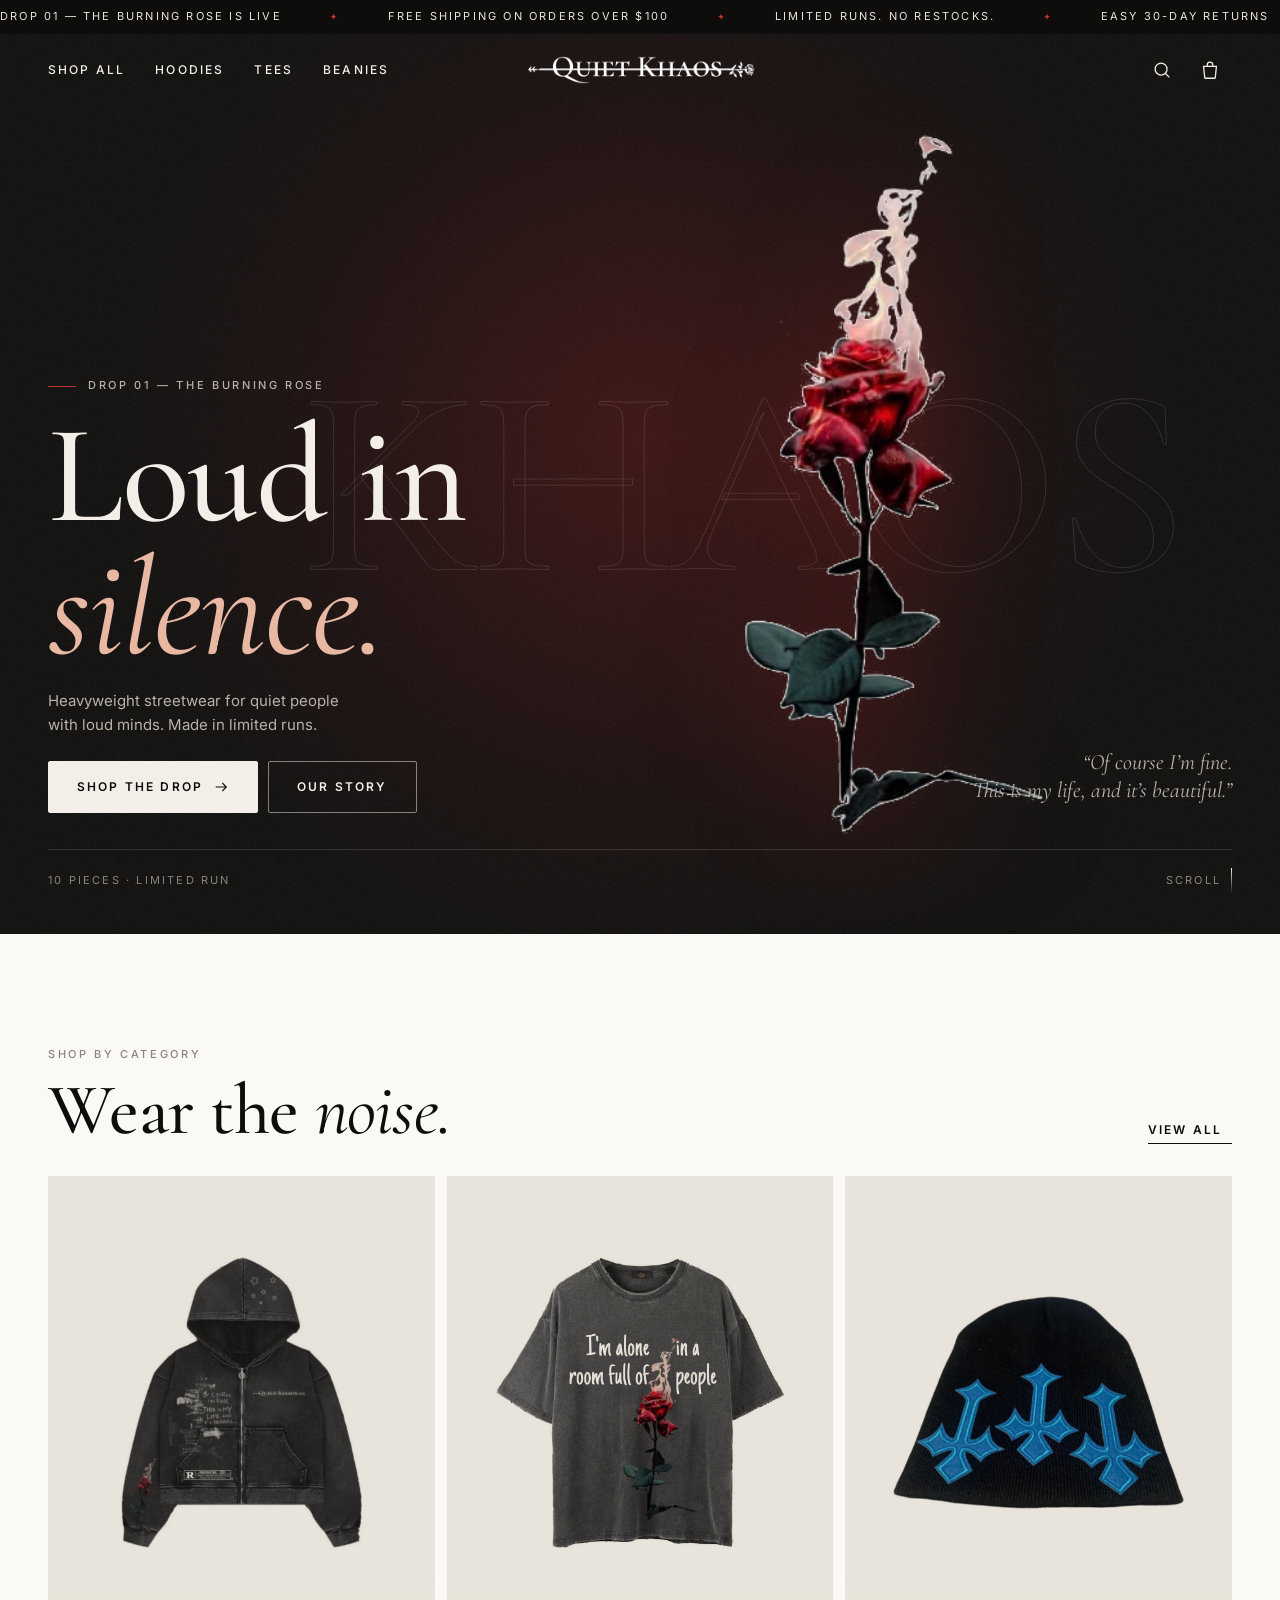
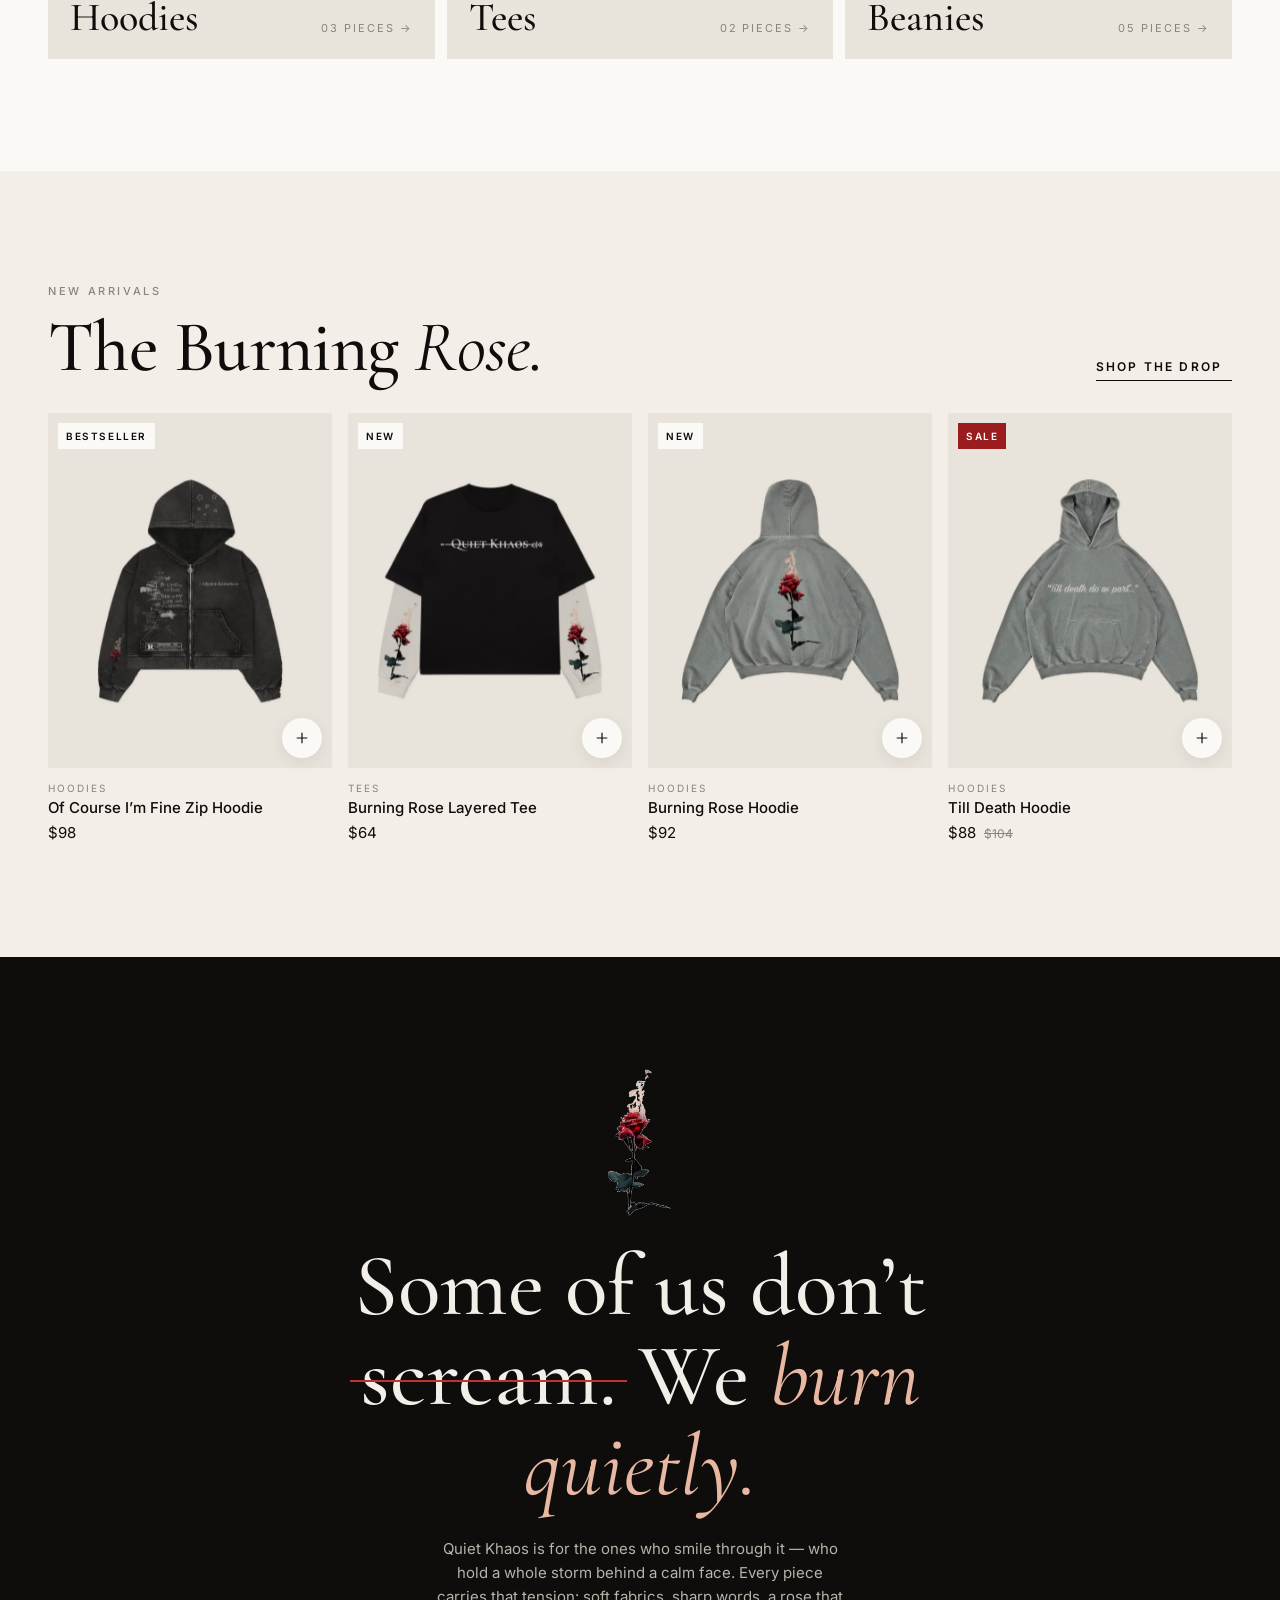
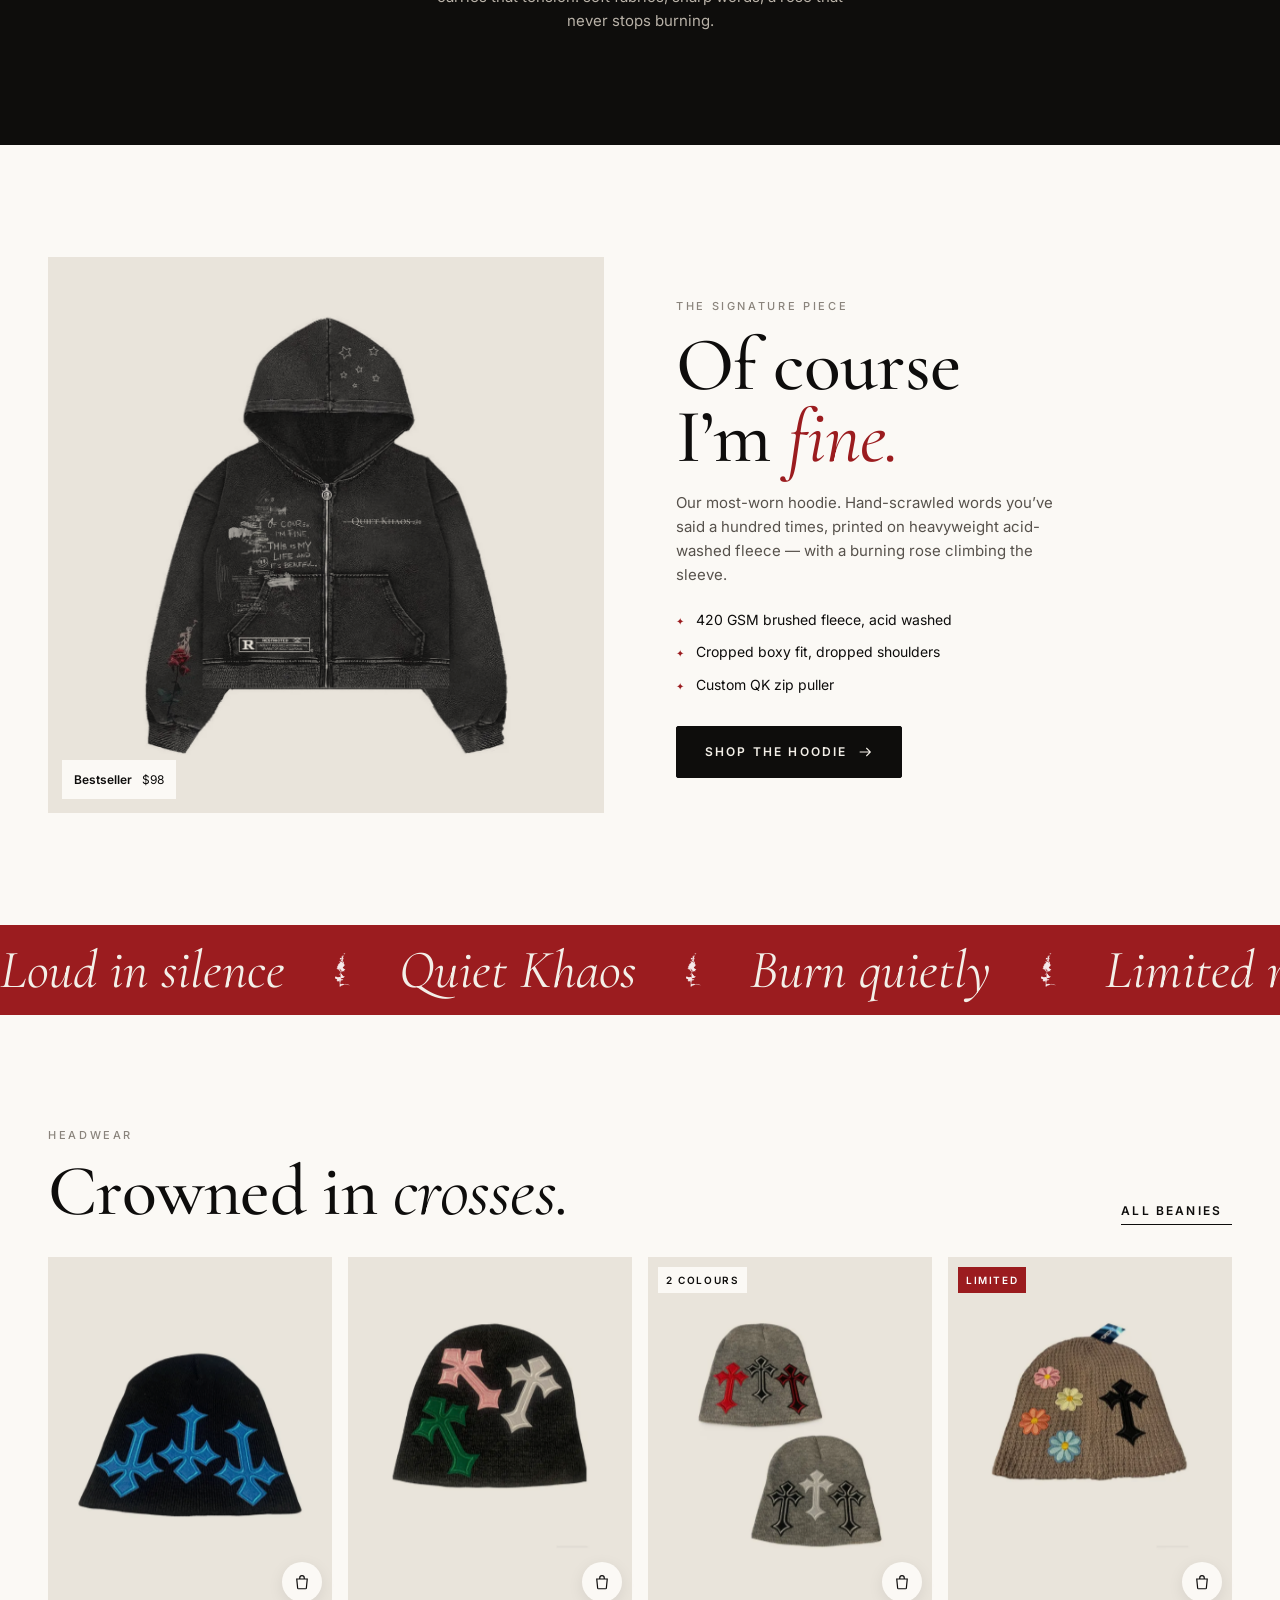
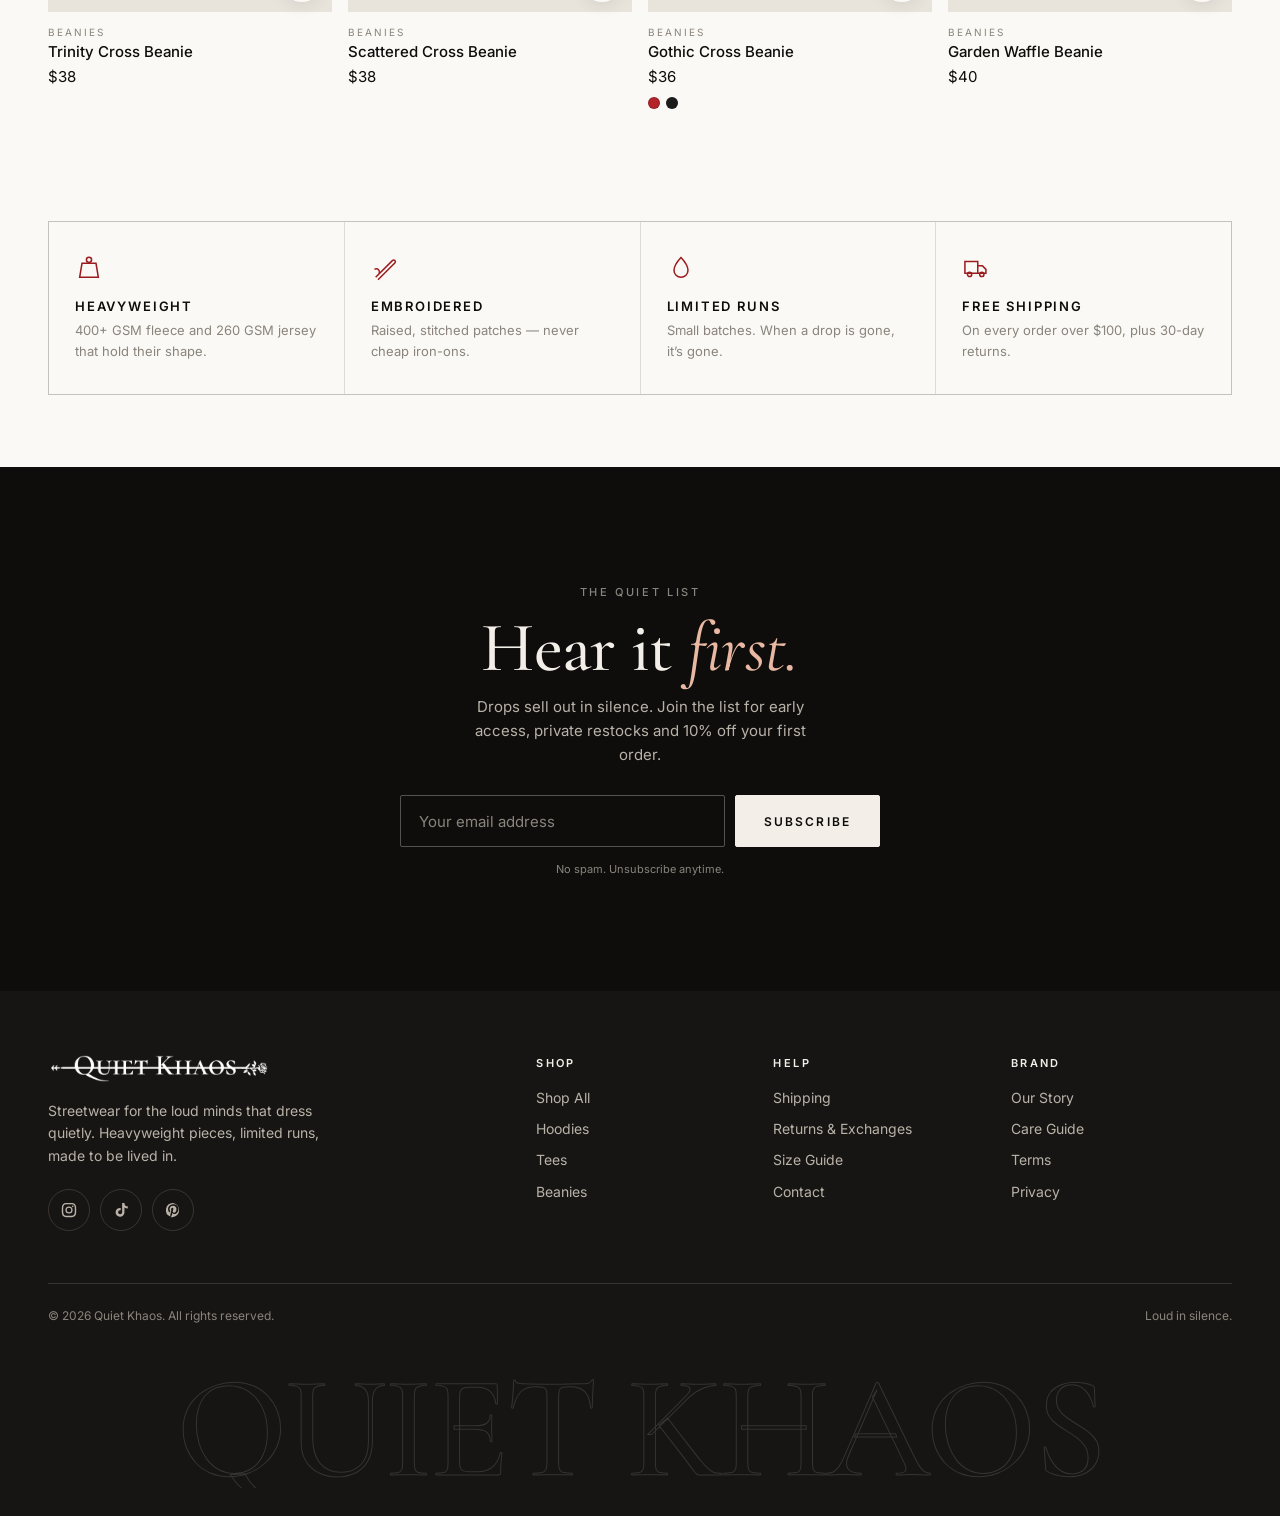
<file: index.html>
<!doctype html>
<html lang="en">
<head>
<meta charset="utf-8">
<meta name="viewport" content="width=device-width, initial-scale=1, viewport-fit=cover">
<title>Quiet Khaos — Loud in Silence</title>
<meta name="description" content="Quiet Khaos — heavyweight gothic streetwear. Hoodies, tees and embroidered beanies in limited runs. Drop 01: The Burning Rose.">
<meta name="theme-color" content="#0e0d0c">
<meta property="og:title" content="Quiet Khaos — Loud in Silence">
<meta property="og:description" content="Quiet Khaos — heavyweight gothic streetwear. Hoodies, tees and embroidered beanies in limited runs. Drop 01: The Burning Rose.">
<meta property="og:image" content="assets/img/og-image.webp">
<link rel="icon" href="assets/img/favicon.png" type="image/png">
<link rel="apple-touch-icon" href="assets/img/apple-touch-icon.png">
<link rel="preconnect" href="https://fonts.googleapis.com">
<link rel="preconnect" href="https://fonts.gstatic.com" crossorigin>
<link href="https://fonts.googleapis.com/css2?family=Cormorant+Garamond:ital,wght@0,400;0,500;0,600;1,400;1,500&family=Inter:wght@400;500;600;700&display=swap" rel="stylesheet">
<link rel="stylesheet" href="assets/css/style.css">
</head>
<body data-page="home" class="has-announce">
<a class="skip-link" href="#main">Skip to content</a>
<div class="announce" role="region" aria-label="Announcements">
  <div class="announce__track">
    <span>Drop 01 — The Burning Rose is live</span><span>Free shipping on orders over $100</span><span>Limited runs. No restocks.</span><span>Easy 30-day returns</span><span>Drop 01 — The Burning Rose is live</span><span>Free shipping on orders over $100</span><span>Limited runs. No restocks.</span><span>Easy 30-day returns</span>
  </div>
</div>
<header class="header header--over">
  <div class="wrap header__inner">
    <div class="header__left">
      <button class="icon-btn header__menu-btn" type="button" data-open-menu aria-label="Open menu"><svg viewBox="0 0 24 24" aria-hidden="true"><path d="M3 7h18M3 12h12M3 17h18"/></svg></button>
      <nav class="header__nav" aria-label="Primary">
        <a href="collection.html">Shop All</a>
        <a href="collection.html?c=hoodies">Hoodies</a>
        <a href="collection.html?c=tees">Tees</a>
        <a href="collection.html?c=beanies">Beanies</a>
      </nav>
    </div>
    <a class="header__logo" href="index.html" aria-label="Quiet Khaos — home">
      <img class="logo-black" src="assets/img/logo-black.webp" alt="Quiet Khaos" width="1152" height="140">
      <img class="logo-white" src="assets/img/logo-white.webp" alt="" width="1152" height="140">
    </a>
    <div class="header__right">
      <a class="icon-btn" href="collection.html" aria-label="Search the collection"><svg viewBox="0 0 24 24" aria-hidden="true"><circle cx="11" cy="11" r="6.5"/><path d="m20 20-4.2-4.2"/></svg></a>
      <button class="icon-btn" type="button" data-open-cart aria-label="Open bag"><svg viewBox="0 0 24 24" aria-hidden="true"><path d="M5 8h14l-1.2 12.2a1 1 0 0 1-1 .8H7.2a1 1 0 0 1-1-.8L5 8Z"/><path d="M9 8V6.5a3 3 0 0 1 6 0V8"/></svg><span class="cart-count" aria-live="polite">0</span></button>
    </div>
  </div>
</header>

<div class="drawer-backdrop" aria-hidden="true"></div>

<aside class="menu" aria-label="Menu" aria-hidden="true">
  <div class="menu__top">
    <img src="assets/img/logo-white.webp" alt="Quiet Khaos" width="1152" height="140">
    <button class="icon-btn" type="button" data-close aria-label="Close menu"><svg viewBox="0 0 24 24" aria-hidden="true"><path d="M6 6l12 12M18 6 6 18"/></svg></button>
  </div>
  <nav class="menu__links" aria-label="Mobile">
    <a href="collection.html">Shop All <small>10</small></a>
    <a href="collection.html?c=hoodies">Hoodies <small>03</small></a>
    <a href="collection.html?c=tees">Tees <small>02</small></a>
    <a href="collection.html?c=beanies">Beanies <small>05</small></a>
    <a href="index.html#story">Our Story <small>—</small></a>
  </nav>
  <a class="menu__feature" href="product.html?p=burning-rose-hoodie">
    <img src="assets/img/hoodie-burning-rose-ash-sm.webp" alt="" width="560" height="560" loading="lazy">
    <div><span class="eyebrow">New in</span><p>Burning Rose Hoodie</p></div>
  </a>
  <div class="menu__social"><a href="#">Instagram</a><a href="#">TikTok</a><a href="#">Pinterest</a></div>
</aside>

<aside class="cart" aria-label="Shopping bag" aria-hidden="true">
  <div class="cart__head">
    <h2>Your Bag <span>(0)</span></h2>
    <button class="icon-btn" type="button" data-close aria-label="Close bag"><svg viewBox="0 0 24 24" aria-hidden="true"><path d="M6 6l12 12M18 6 6 18"/></svg></button>
  </div>
  <div class="cart__ship" hidden></div>
  <div class="cart__body"></div>
  <div class="cart__foot" hidden>
    <div class="cart__row"><span>Subtotal</span><strong class="cart__total">$0</strong></div>
    <p class="cart__note">Taxes and shipping calculated at checkout.</p>
    <a class="btn btn--block" href="checkout.html"><svg viewBox="0 0 24 24" aria-hidden="true"><rect x="4.5" y="10.5" width="15" height="10" rx="1"/><path d="M8 10.5V7.5a4 4 0 0 1 8 0v3"/></svg> Checkout</a>
    <button class="btn btn--ghost btn--block" type="button" data-close>Keep shopping</button>
  </div>
</aside>

<div class="toast" role="status" aria-live="polite"></div>
<main id="main">

<section class="hero" aria-label="Quiet Khaos — Drop 01">
  <div class="hero__glow" aria-hidden="true"></div>
  <div class="hero__grain" aria-hidden="true"></div>
  <div class="hero__inner">
    <div class="hero__art" aria-hidden="true">
      <div class="hero__word">Khaos</div>
      <img class="hero__rose" src="assets/img/rose.webp" alt="" width="236" height="544" fetchpriority="high">
    </div>
    <div class="intro">
      <p class="eyebrow hero__kicker">Drop 01 — The Burning Rose</p>
      <h1 class="display hero__title">Loud in <em>silence.</em></h1>
      <p class="hero__sub">Heavyweight streetwear for quiet people with loud minds. Made in limited runs.</p>
      <div class="hero__ctas">
        <a class="btn btn--light" href="collection.html">Shop the drop <svg viewBox="0 0 24 24" aria-hidden="true" fill="none" stroke="currentColor" stroke-width="1.6"><path d="M4 12h16M14 6l6 6-6 6"/></svg></a>
        <a class="btn btn--ghost-light" href="#story">Our story</a>
      </div>
    </div>
    <p class="hero__side">“Of course I’m fine.<br>This is my life, and it’s beautiful.”</p>
    <div class="hero__foot">
      <span>10 pieces · Limited run</span>
      <a href="#categories" class="hero__scroll">Scroll <i aria-hidden="true"></i></a>
    </div>
  </div>
</section>

<section class="section" id="categories" aria-labelledby="cat-title">
  <div class="wrap">
    <div class="section-head reveal">
      <div><span class="eyebrow">Shop by category</span><h2 id="cat-title" class="display">Wear the <em>noise.</em></h2></div>
      <a class="link-arrow" href="collection.html">View all <svg viewBox="0 0 24 24" aria-hidden="true" fill="none" stroke="currentColor" stroke-width="1.6"><path d="M4 12h16M14 6l6 6-6 6"/></svg></a>
    </div>
    <div class="cats">
      <a class="cat reveal" href="collection.html?c=hoodies">
        <img src="assets/img/zip-hoodie-of-course-im-fine.webp" alt="Washed black cropped zip hoodie" width="1000" height="1000" loading="lazy">
        <div class="cat__label"><h3>Hoodies</h3><span>03 pieces →</span></div>
      </a>
      <a class="cat reveal reveal-d1" href="collection.html?c=tees">
        <img src="assets/img/tee-alone-in-a-room.webp" alt="Washed charcoal oversized tee" width="1000" height="1000" loading="lazy">
        <div class="cat__label"><h3>Tees</h3><span>02 pieces →</span></div>
      </a>
      <a class="cat reveal reveal-d2" href="collection.html?c=beanies">
        <img src="assets/img/beanie-trinity-cross-cobalt.webp" alt="Black beanie with three cobalt crosses" width="1000" height="1000" loading="lazy">
        <div class="cat__label"><h3>Beanies</h3><span>05 pieces →</span></div>
      </a>
    </div>
  </div>
</section>

<section class="section section--bone" aria-labelledby="new-title">
  <div class="wrap">
    <div class="section-head reveal">
      <div><span class="eyebrow">New arrivals</span><h2 id="new-title" class="display">The Burning <em>Rose.</em></h2></div>
      <a class="link-arrow" href="collection.html">Shop the drop <svg viewBox="0 0 24 24" aria-hidden="true" fill="none" stroke="currentColor" stroke-width="1.6"><path d="M4 12h16M14 6l6 6-6 6"/></svg></a>
    </div>
    <div class="rail" data-rail="new"></div>
  </div>
</section>

<section class="section section--dark manifesto" id="story" aria-labelledby="story-title">
  <div class="wrap">
    <img class="manifesto__rose reveal" src="assets/img/rose.webp" alt="" width="236" height="544" loading="lazy">
    <h2 id="story-title" class="sr-only">Our story</h2>
    <blockquote class="reveal">Some of us don’t <span class="strike">scream.</span> We <em>burn quietly.</em></blockquote>
    <p class="reveal reveal-d1">Quiet Khaos is for the ones who smile through it — who hold a whole storm behind a calm face. Every piece carries that tension: soft fabrics, sharp words, a rose that never stops burning.</p>
  </div>
</section>

<section class="section" aria-labelledby="feat-title">
  <div class="wrap split">
    <a class="split__media reveal" href="product.html?p=of-course-im-fine-zip-hoodie">
      <img src="assets/img/zip-hoodie-of-course-im-fine.webp" alt="“Of Course I’m Fine” cropped zip hoodie in washed black" width="1000" height="1000" loading="lazy">
      <span class="tag"><b>Bestseller</b> $98</span>
    </a>
    <div class="split__copy reveal reveal-d1">
      <span class="eyebrow">The signature piece</span>
      <h2 id="feat-title" class="display">Of course <br>I’m <em>fine.</em></h2>
      <p>Our most-worn hoodie. Hand-scrawled words you’ve said a hundred times, printed on heavyweight acid-washed fleece — with a burning rose climbing the sleeve.</p>
      <ul class="split__list">
        <li>420 GSM brushed fleece, acid washed</li>
        <li>Cropped boxy fit, dropped shoulders</li>
        <li>Custom QK zip puller</li>
      </ul>
      <a class="btn" href="product.html?p=of-course-im-fine-zip-hoodie">Shop the hoodie <svg viewBox="0 0 24 24" aria-hidden="true" fill="none" stroke="currentColor" stroke-width="1.6"><path d="M4 12h16M14 6l6 6-6 6"/></svg></a>
    </div>
  </div>
</section>

<div class="band" aria-hidden="true">
  <div class="band__track">
    <span>Loud in silence</span><span>Quiet Khaos</span><span>Burn quietly</span><span>Limited run</span>
    <span>Loud in silence</span><span>Quiet Khaos</span><span>Burn quietly</span><span>Limited run</span>
  </div>
</div>

<section class="section" aria-labelledby="bean-title">
  <div class="wrap">
    <div class="section-head reveal">
      <div><span class="eyebrow">Headwear</span><h2 id="bean-title" class="display">Crowned in <em>crosses.</em></h2></div>
      <a class="link-arrow" href="collection.html?c=beanies">All beanies <svg viewBox="0 0 24 24" aria-hidden="true" fill="none" stroke="currentColor" stroke-width="1.6"><path d="M4 12h16M14 6l6 6-6 6"/></svg></a>
    </div>
    <div class="grid grid--4" data-grid="beanies"></div>
  </div>
</section>

<section class="section section--bone" aria-label="Why Quiet Khaos" style="padding-top:0;padding-bottom:0;background:var(--paper)">
  <div class="wrap">
    <div class="values reveal">
      <div class="value"><svg viewBox="0 0 24 24" aria-hidden="true"><path d="M6 8h12l2 12H4L6 8Z"/><circle cx="12" cy="5" r="2.2"/></svg><div><h3>Heavyweight</h3><p>400+ GSM fleece and 260 GSM jersey that hold their shape.</p></div></div>
      <div class="value"><svg viewBox="0 0 24 24" aria-hidden="true"><path d="M4 20 18.5 5.5a1.5 1.5 0 0 1 2.1 2.1L6 22"/><path d="M3 13c3-1 5 1 4 4"/></svg><div><h3>Embroidered</h3><p>Raised, stitched patches — never cheap iron-ons.</p></div></div>
      <div class="value"><svg viewBox="0 0 24 24" aria-hidden="true"><path d="M12 3s6 6.4 6 11a6 6 0 0 1-12 0c0-4.6 6-11 6-11Z"/></svg><div><h3>Limited runs</h3><p>Small batches. When a drop is gone, it’s gone.</p></div></div>
      <div class="value"><svg viewBox="0 0 24 24" aria-hidden="true"><path d="M2.5 6.5h11v10h-11zM13.5 10h4l3 3.2v3.3h-7"/><circle cx="6.5" cy="17.5" r="1.8"/><circle cx="17" cy="17.5" r="1.8"/></svg><div><h3>Free shipping</h3><p>On every order over $100, plus 30-day returns.</p></div></div>
    </div>
  </div>
</section>
<div style="height:72px"></div>
<section class="section section--dark news" aria-labelledby="news-title">
  <div class="wrap reveal">
    <span class="eyebrow">The Quiet List</span>
    <h2 id="news-title" class="display">Hear it <em>first.</em></h2>
    <p>Drops sell out in silence. Join the list for early access, private restocks and 10% off your first order.</p>
    <form data-news>
      <label class="sr-only" for="news-email">Email address</label>
      <input id="news-email" type="email" placeholder="Your email address" required autocomplete="email">
      <button class="btn btn--light" type="submit">Subscribe</button>
    </form>
    <small>No spam. Unsubscribe anytime.</small>
  </div>
</section>
</main>
<footer class="footer">
  <div class="wrap">
    <div class="footer__grid">
      <div class="footer__brand">
        <img src="assets/img/logo-white.webp" alt="Quiet Khaos" width="1152" height="140" loading="lazy">
        <p>Streetwear for the loud minds that dress quietly. Heavyweight pieces, limited runs, made to be lived in.</p>
        <div class="footer__social">
          <a href="#" aria-label="Instagram"><svg viewBox="0 0 24 24" aria-hidden="true"><path d="M12 7.2A4.8 4.8 0 1 0 12 16.8 4.8 4.8 0 0 0 12 7.2Zm0 7.9a3.1 3.1 0 1 1 0-6.2 3.1 3.1 0 0 1 0 6.2ZM17 6a1.1 1.1 0 1 0 0 2.2A1.1 1.1 0 0 0 17 6Z"/><path d="M12 2.5c-2.6 0-2.9 0-3.9.1-3.5.2-5.4 2.1-5.6 5.6-.1 1-.1 1.3-.1 3.8s0 2.9.1 3.9c.2 3.5 2.1 5.4 5.6 5.6 1 .1 1.3.1 3.9.1s2.9 0 3.9-.1c3.5-.2 5.4-2.1 5.6-5.6.1-1 .1-1.3.1-3.9s0-2.8-.1-3.8c-.2-3.5-2.1-5.4-5.6-5.6-1-.1-1.3-.1-3.9-.1Zm0 1.7c2.5 0 2.8 0 3.8.1 2.6.1 3.7 1.3 3.8 3.8.1 1 .1 1.3.1 3.8s0 2.8-.1 3.8c-.1 2.5-1.3 3.7-3.8 3.8-1 .1-1.3.1-3.8.1s-2.8 0-3.8-.1c-2.6-.1-3.7-1.3-3.8-3.8-.1-1-.1-1.3-.1-3.8s0-2.8.1-3.8c.1-2.5 1.3-3.7 3.8-3.8 1-.1 1.3-.1 3.8-.1Z"/></svg></a>
          <a href="#" aria-label="TikTok"><svg viewBox="0 0 24 24" aria-hidden="true"><path d="M16.6 2.5h-3.1v12.6a2.7 2.7 0 1 1-2.7-2.7c.3 0 .6 0 .8.1V9.3a5.9 5.9 0 1 0 5 5.8V8.7a7.5 7.5 0 0 0 4.4 1.4V7a4.4 4.4 0 0 1-4.4-4.5Z"/></svg></a>
          <a href="#" aria-label="Pinterest"><svg viewBox="0 0 24 24" aria-hidden="true"><path d="M12 2.5a9.5 9.5 0 0 0-3.5 18.3c-.1-.8-.1-2 0-2.9l1.2-5s-.3-.6-.3-1.5c0-1.4.8-2.5 1.8-2.5.9 0 1.3.7 1.3 1.4 0 .9-.6 2.2-.8 3.4-.2 1 .5 1.9 1.6 1.9 1.9 0 3.3-2 3.3-4.9 0-2.5-1.8-4.3-4.4-4.3-3 0-4.8 2.3-4.8 4.6 0 .9.4 1.9.8 2.4.1.1.1.2.1.3l-.3 1.2c0 .2-.2.3-.4.2-1.4-.6-2.2-2.6-2.2-4.2 0-3.4 2.5-6.6 7.2-6.6 3.8 0 6.7 2.7 6.7 6.3 0 3.7-2.4 6.8-5.6 6.8-1.1 0-2.2-.6-2.5-1.3l-.7 2.6c-.2 1-.9 2.2-1.4 2.9A9.5 9.5 0 1 0 12 2.5Z"/></svg></a>
        </div>
      </div>
      <div class="footer__cols">
        <div><h4>Shop</h4><ul>
          <li><a href="collection.html">Shop All</a></li>
          <li><a href="collection.html?c=hoodies">Hoodies</a></li>
          <li><a href="collection.html?c=tees">Tees</a></li>
          <li><a href="collection.html?c=beanies">Beanies</a></li>
        </ul></div>
        <div><h4>Help</h4><ul>
          <li><a href="#">Shipping</a></li>
          <li><a href="#">Returns &amp; Exchanges</a></li>
          <li><a href="#">Size Guide</a></li>
          <li><a href="#">Contact</a></li>
        </ul></div>
        <div><h4>Brand</h4><ul>
          <li><a href="index.html#story">Our Story</a></li>
          <li><a href="#">Care Guide</a></li>
          <li><a href="#">Terms</a></li>
          <li><a href="#">Privacy</a></li>
        </ul></div>
      </div>
    </div>
    <div class="footer__bottom">
      <span>© <span data-year>2026</span> Quiet Khaos. All rights reserved.</span>
      <span>Loud in silence.</span>
    </div>
    <div class="footer__mega" aria-hidden="true">Quiet Khaos</div>
  </div>
</footer>
<script src="assets/js/products.js"></script>
<script src="assets/js/main.js"></script>
</body>
</html>
</file>
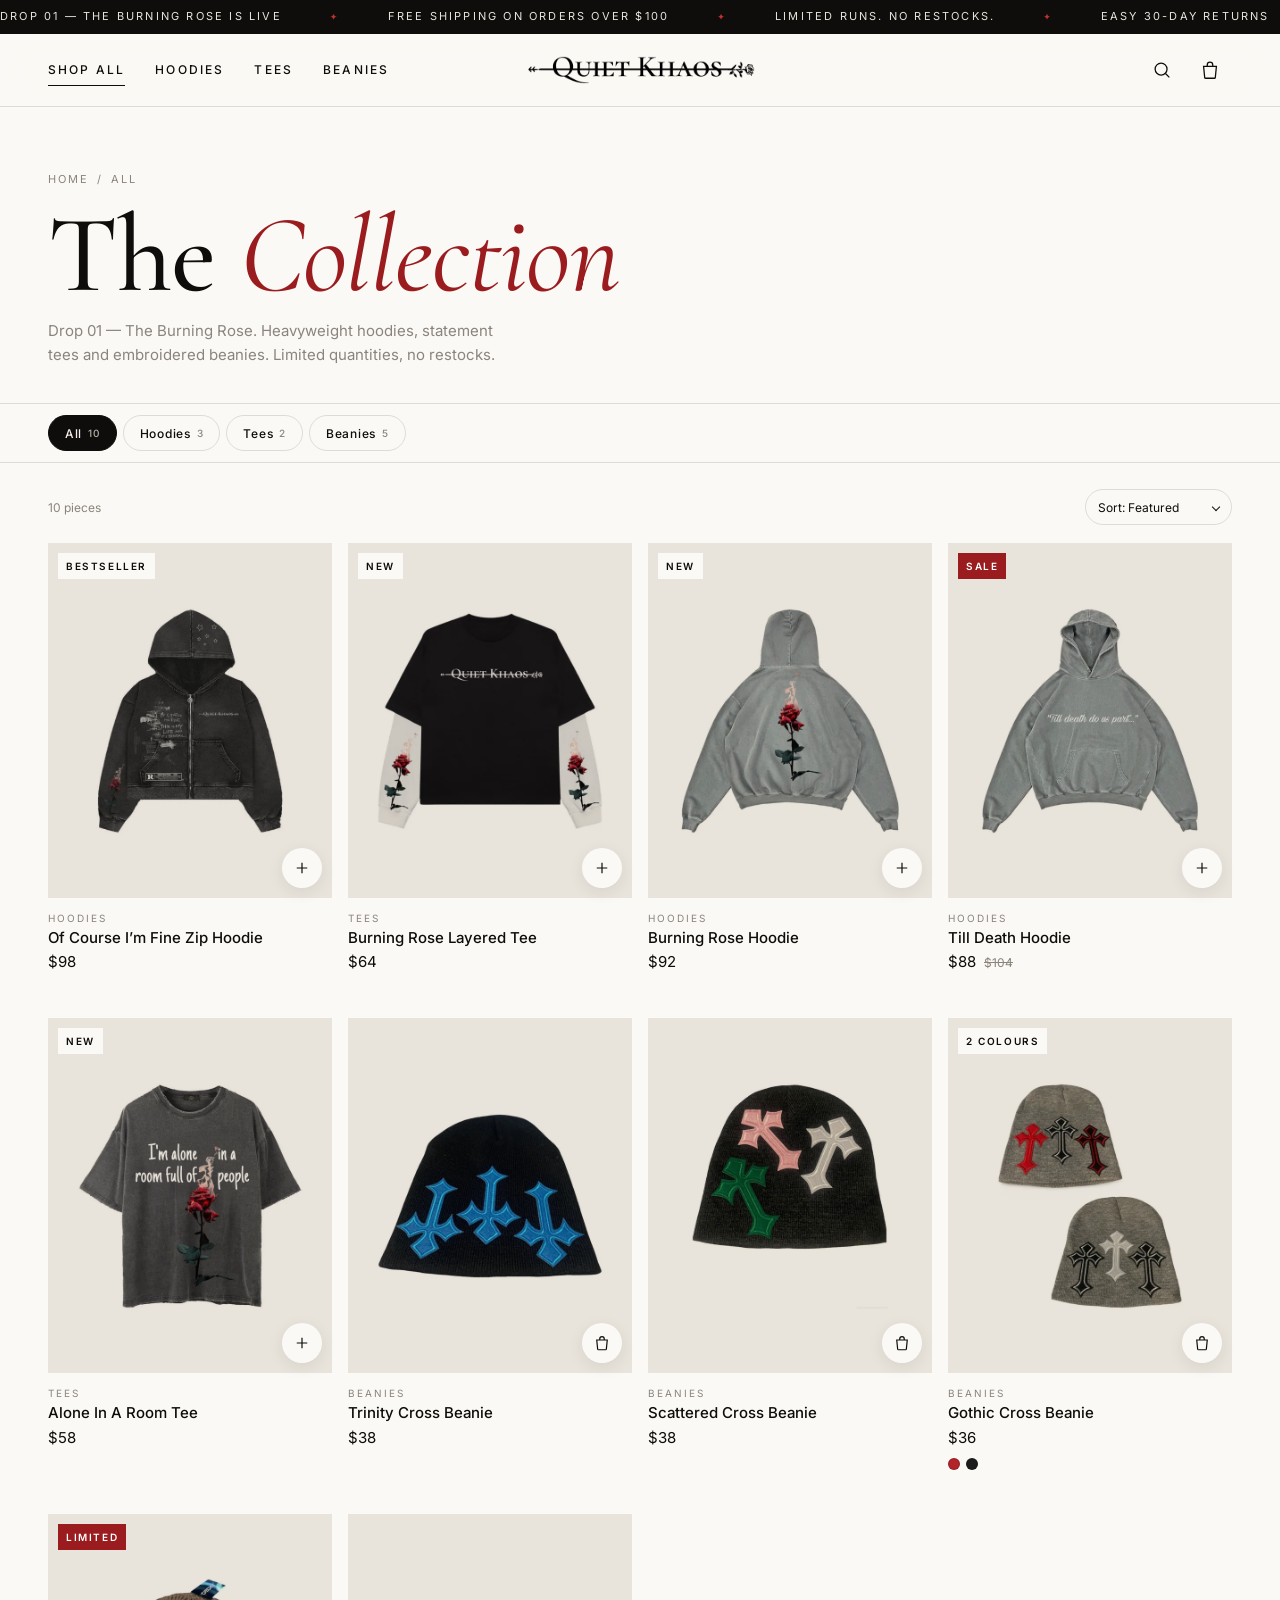
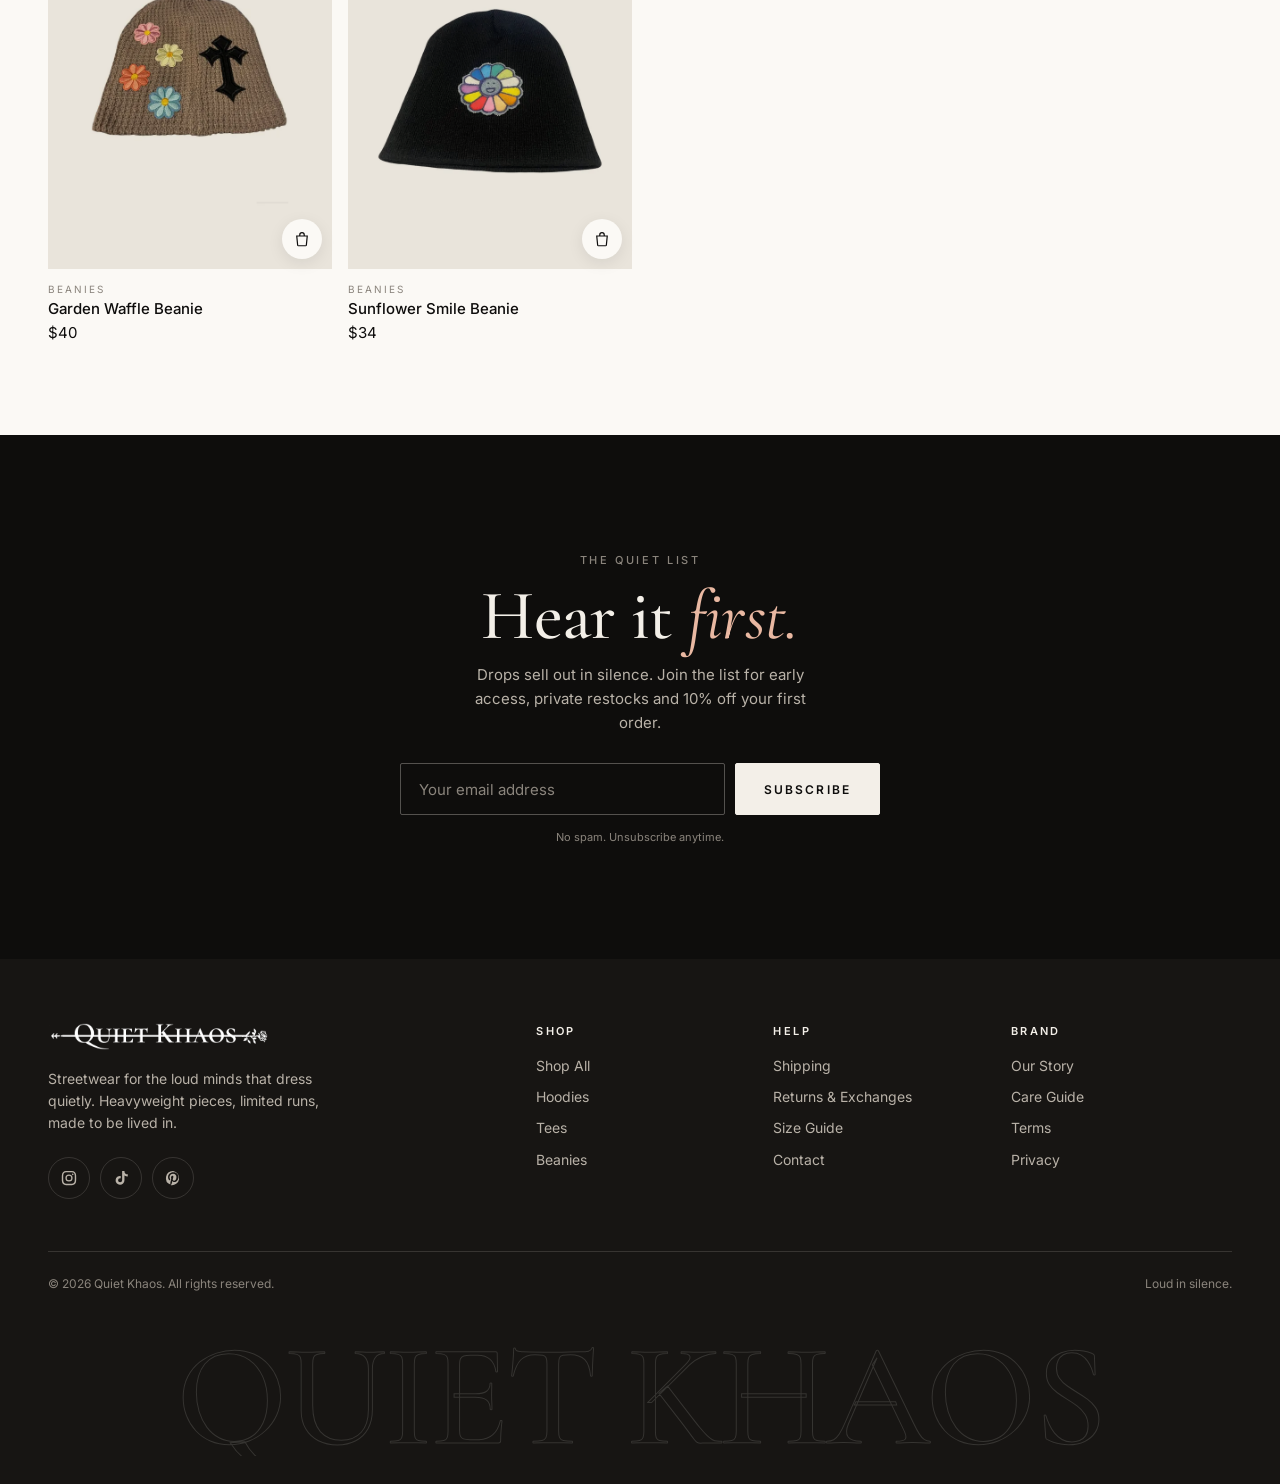
<file: checkout.html>
<!doctype html>
<html lang="en">
<head>
<meta charset="utf-8">
<meta name="viewport" content="width=device-width, initial-scale=1, viewport-fit=cover">
<title>Checkout — Quiet Khaos</title>
<meta name="description" content="Checkout — Quiet Khaos.">
<meta name="theme-color" content="#0e0d0c">
<meta property="og:title" content="Checkout — Quiet Khaos">
<meta property="og:description" content="Checkout — Quiet Khaos.">
<meta property="og:image" content="assets/img/og-image.webp">
<link rel="icon" href="assets/img/favicon.png" type="image/png">
<link rel="apple-touch-icon" href="assets/img/apple-touch-icon.png">
<link rel="preconnect" href="https://fonts.googleapis.com">
<link rel="preconnect" href="https://fonts.gstatic.com" crossorigin>
<link href="https://fonts.googleapis.com/css2?family=Cormorant+Garamond:ital,wght@0,400;0,500;0,600;1,400;1,500&family=Inter:wght@400;500;600;700&display=swap" rel="stylesheet">
<link rel="stylesheet" href="assets/css/style.css">
</head>
<body data-page="checkout" class="">
<a class="skip-link" href="#main">Skip to content</a>
<header class="header">
  <div class="wrap header__inner">
    <div class="header__left">
      <button class="icon-btn header__menu-btn" type="button" data-open-menu aria-label="Open menu"><svg viewBox="0 0 24 24" aria-hidden="true"><path d="M3 7h18M3 12h12M3 17h18"/></svg></button>
      <nav class="header__nav" aria-label="Primary">
        <a href="collection.html">Shop All</a>
        <a href="collection.html?c=hoodies">Hoodies</a>
        <a href="collection.html?c=tees">Tees</a>
        <a href="collection.html?c=beanies">Beanies</a>
      </nav>
    </div>
    <a class="header__logo" href="index.html" aria-label="Quiet Khaos — home">
      <img class="logo-black" src="assets/img/logo-black.webp" alt="Quiet Khaos" width="1152" height="140">
      <img class="logo-white" src="assets/img/logo-white.webp" alt="" width="1152" height="140">
    </a>
    <div class="header__right">
      <a class="icon-btn" href="collection.html" aria-label="Search the collection"><svg viewBox="0 0 24 24" aria-hidden="true"><circle cx="11" cy="11" r="6.5"/><path d="m20 20-4.2-4.2"/></svg></a>
      <button class="icon-btn" type="button" data-open-cart aria-label="Open bag"><svg viewBox="0 0 24 24" aria-hidden="true"><path d="M5 8h14l-1.2 12.2a1 1 0 0 1-1 .8H7.2a1 1 0 0 1-1-.8L5 8Z"/><path d="M9 8V6.5a3 3 0 0 1 6 0V8"/></svg><span class="cart-count" aria-live="polite">0</span></button>
    </div>
  </div>
</header>

<div class="drawer-backdrop" aria-hidden="true"></div>

<aside class="menu" aria-label="Menu" aria-hidden="true">
  <div class="menu__top">
    <img src="assets/img/logo-white.webp" alt="Quiet Khaos" width="1152" height="140">
    <button class="icon-btn" type="button" data-close aria-label="Close menu"><svg viewBox="0 0 24 24" aria-hidden="true"><path d="M6 6l12 12M18 6 6 18"/></svg></button>
  </div>
  <nav class="menu__links" aria-label="Mobile">
    <a href="collection.html">Shop All <small>10</small></a>
    <a href="collection.html?c=hoodies">Hoodies <small>03</small></a>
    <a href="collection.html?c=tees">Tees <small>02</small></a>
    <a href="collection.html?c=beanies">Beanies <small>05</small></a>
    <a href="index.html#story">Our Story <small>—</small></a>
  </nav>
  <a class="menu__feature" href="product.html?p=burning-rose-hoodie">
    <img src="assets/img/hoodie-burning-rose-ash-sm.webp" alt="" width="560" height="560" loading="lazy">
    <div><span class="eyebrow">New in</span><p>Burning Rose Hoodie</p></div>
  </a>
  <div class="menu__social"><a href="#">Instagram</a><a href="#">TikTok</a><a href="#">Pinterest</a></div>
</aside>

<aside class="cart" aria-label="Shopping bag" aria-hidden="true">
  <div class="cart__head">
    <h2>Your Bag <span>(0)</span></h2>
    <button class="icon-btn" type="button" data-close aria-label="Close bag"><svg viewBox="0 0 24 24" aria-hidden="true"><path d="M6 6l12 12M18 6 6 18"/></svg></button>
  </div>
  <div class="cart__ship" hidden></div>
  <div class="cart__body"></div>
  <div class="cart__foot" hidden>
    <div class="cart__row"><span>Subtotal</span><strong class="cart__total">$0</strong></div>
    <p class="cart__note">Taxes and shipping calculated at checkout.</p>
    <a class="btn btn--block" href="checkout.html"><svg viewBox="0 0 24 24" aria-hidden="true"><rect x="4.5" y="10.5" width="15" height="10" rx="1"/><path d="M8 10.5V7.5a4 4 0 0 1 8 0v3"/></svg> Checkout</a>
    <button class="btn btn--ghost btn--block" type="button" data-close>Keep shopping</button>
  </div>
</aside>

<div class="toast" role="status" aria-live="polite"></div>
<main id="main">

<div class="wrap">
  <section class="checkout">
    <form novalidate>
      <nav class="crumbs" aria-label="Breadcrumb"><a href="index.html">Home</a><span>/</span><span>Checkout</span></nav>
      <h2>Contact</h2>
      <div class="form">
        <div class="field"><label for="email">Email</label><input id="email" name="email" type="email" required autocomplete="email"></div>
        <div class="field"><label for="phone">Phone</label><input id="phone" name="phone" type="tel" autocomplete="tel"></div>
      </div>
      <h2 style="margin-top:36px">Delivery</h2>
      <div class="form">
        <div class="form__row">
          <div class="field"><label for="first">First name</label><input id="first" name="first" required autocomplete="given-name"></div>
          <div class="field"><label for="last">Last name</label><input id="last" name="last" required autocomplete="family-name"></div>
        </div>
        <div class="field"><label for="addr">Address</label><input id="addr" name="addr" required autocomplete="street-address"></div>
        <div class="form__row">
          <div class="field"><label for="city">City</label><input id="city" name="city" required autocomplete="address-level2"></div>
          <div class="field"><label for="zip">Postcode</label><input id="zip" name="zip" required autocomplete="postal-code"></div>
        </div>
        <div class="field"><label for="country">Country</label>
          <select id="country" name="country" autocomplete="country-name"><option>United States</option><option>United Kingdom</option><option>Canada</option><option>Australia</option><option>Germany</option><option>Bangladesh</option><option>Other</option></select>
        </div>
      </div>
      <h2 style="margin-top:36px">Payment</h2>
      <div class="pay">
        <label><input type="radio" name="pay" value="card" checked><span>Credit / Debit card<small>Visa, Mastercard, Amex</small></span></label>
        <label><input type="radio" name="pay" value="paypal"><span>PayPal<small>You’ll be redirected to PayPal</small></span></label>
        <label><input type="radio" name="pay" value="cod"><span>Cash on delivery<small>Pay when your order arrives</small></span></label>
      </div>
      <button class="btn btn--block" type="submit" style="margin-top:24px"><svg viewBox="0 0 24 24" aria-hidden="true"><rect x="4.5" y="10.5" width="15" height="10" rx="1"/><path d="M8 10.5V7.5a4 4 0 0 1 8 0v3"/></svg> Place order</button>
      <p style="font-size:12px;color:var(--ash);margin-top:12px;text-align:center">Demo checkout — no payment is taken on this static site.</p>
    </form>
    <aside class="summary" aria-label="Order summary">
      <h2>Your order</h2>
      <div class="summary__lines"></div>
      <div class="summary__rows">
        <div><span>Subtotal</span><span data-sub></span></div>
        <div><span>Shipping</span><span data-ship></span></div>
        <div class="total"><span>Total</span><span data-total></span></div>
      </div>
    </aside>
  </section>
  <section class="success" hidden>
    <img src="assets/img/rose.webp" alt="" width="236" height="544">
    <h1 class="display">Thank you, <em class="serif-italic" data-name>friend</em>.</h1>
    <p>Your order is in. A confirmation is on its way to your inbox — we’ll let you know the moment it ships.</p>
    <a class="btn" href="collection.html">Keep shopping <svg viewBox="0 0 24 24" aria-hidden="true" fill="none" stroke="currentColor" stroke-width="1.6"><path d="M4 12h16M14 6l6 6-6 6"/></svg></a>
  </section>
</div>
</main>
<footer class="footer">
  <div class="wrap">
    <div class="footer__grid">
      <div class="footer__brand">
        <img src="assets/img/logo-white.webp" alt="Quiet Khaos" width="1152" height="140" loading="lazy">
        <p>Streetwear for the loud minds that dress quietly. Heavyweight pieces, limited runs, made to be lived in.</p>
        <div class="footer__social">
          <a href="#" aria-label="Instagram"><svg viewBox="0 0 24 24" aria-hidden="true"><path d="M12 7.2A4.8 4.8 0 1 0 12 16.8 4.8 4.8 0 0 0 12 7.2Zm0 7.9a3.1 3.1 0 1 1 0-6.2 3.1 3.1 0 0 1 0 6.2ZM17 6a1.1 1.1 0 1 0 0 2.2A1.1 1.1 0 0 0 17 6Z"/><path d="M12 2.5c-2.6 0-2.9 0-3.9.1-3.5.2-5.4 2.1-5.6 5.6-.1 1-.1 1.3-.1 3.8s0 2.9.1 3.9c.2 3.5 2.1 5.4 5.6 5.6 1 .1 1.3.1 3.9.1s2.9 0 3.9-.1c3.5-.2 5.4-2.1 5.6-5.6.1-1 .1-1.3.1-3.9s0-2.8-.1-3.8c-.2-3.5-2.1-5.4-5.6-5.6-1-.1-1.3-.1-3.9-.1Zm0 1.7c2.5 0 2.8 0 3.8.1 2.6.1 3.7 1.3 3.8 3.8.1 1 .1 1.3.1 3.8s0 2.8-.1 3.8c-.1 2.5-1.3 3.7-3.8 3.8-1 .1-1.3.1-3.8.1s-2.8 0-3.8-.1c-2.6-.1-3.7-1.3-3.8-3.8-.1-1-.1-1.3-.1-3.8s0-2.8.1-3.8c.1-2.5 1.3-3.7 3.8-3.8 1-.1 1.3-.1 3.8-.1Z"/></svg></a>
          <a href="#" aria-label="TikTok"><svg viewBox="0 0 24 24" aria-hidden="true"><path d="M16.6 2.5h-3.1v12.6a2.7 2.7 0 1 1-2.7-2.7c.3 0 .6 0 .8.1V9.3a5.9 5.9 0 1 0 5 5.8V8.7a7.5 7.5 0 0 0 4.4 1.4V7a4.4 4.4 0 0 1-4.4-4.5Z"/></svg></a>
          <a href="#" aria-label="Pinterest"><svg viewBox="0 0 24 24" aria-hidden="true"><path d="M12 2.5a9.5 9.5 0 0 0-3.5 18.3c-.1-.8-.1-2 0-2.9l1.2-5s-.3-.6-.3-1.5c0-1.4.8-2.5 1.8-2.5.9 0 1.3.7 1.3 1.4 0 .9-.6 2.2-.8 3.4-.2 1 .5 1.9 1.6 1.9 1.9 0 3.3-2 3.3-4.9 0-2.5-1.8-4.3-4.4-4.3-3 0-4.8 2.3-4.8 4.6 0 .9.4 1.9.8 2.4.1.1.1.2.1.3l-.3 1.2c0 .2-.2.3-.4.2-1.4-.6-2.2-2.6-2.2-4.2 0-3.4 2.5-6.6 7.2-6.6 3.8 0 6.7 2.7 6.7 6.3 0 3.7-2.4 6.8-5.6 6.8-1.1 0-2.2-.6-2.5-1.3l-.7 2.6c-.2 1-.9 2.2-1.4 2.9A9.5 9.5 0 1 0 12 2.5Z"/></svg></a>
        </div>
      </div>
      <div class="footer__cols">
        <div><h4>Shop</h4><ul>
          <li><a href="collection.html">Shop All</a></li>
          <li><a href="collection.html?c=hoodies">Hoodies</a></li>
          <li><a href="collection.html?c=tees">Tees</a></li>
          <li><a href="collection.html?c=beanies">Beanies</a></li>
        </ul></div>
        <div><h4>Help</h4><ul>
          <li><a href="#">Shipping</a></li>
          <li><a href="#">Returns &amp; Exchanges</a></li>
          <li><a href="#">Size Guide</a></li>
          <li><a href="#">Contact</a></li>
        </ul></div>
        <div><h4>Brand</h4><ul>
          <li><a href="index.html#story">Our Story</a></li>
          <li><a href="#">Care Guide</a></li>
          <li><a href="#">Terms</a></li>
          <li><a href="#">Privacy</a></li>
        </ul></div>
      </div>
    </div>
    <div class="footer__bottom">
      <span>© <span data-year>2026</span> Quiet Khaos. All rights reserved.</span>
      <span>Loud in silence.</span>
    </div>
    <div class="footer__mega" aria-hidden="true">Quiet Khaos</div>
  </div>
</footer>
<script src="assets/js/products.js"></script>
<script src="assets/js/main.js"></script>
</body>
</html>
</file>
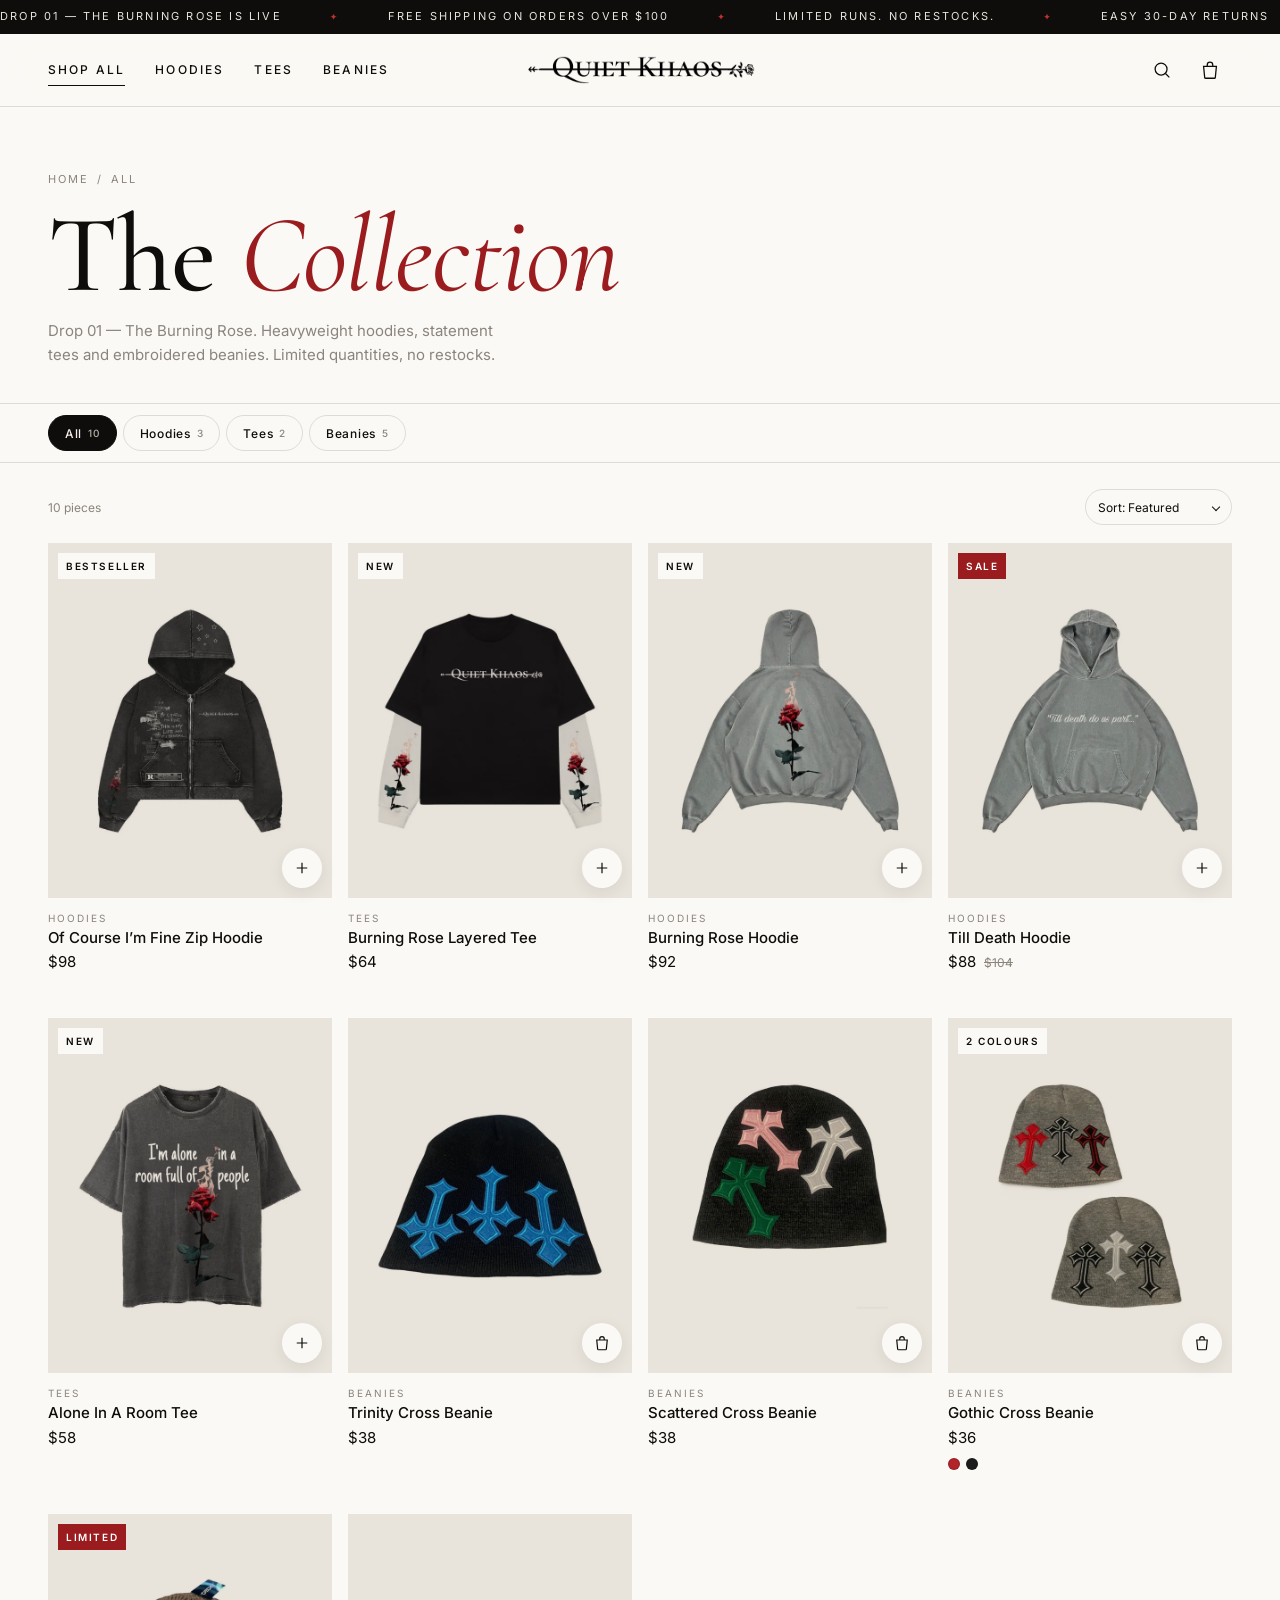
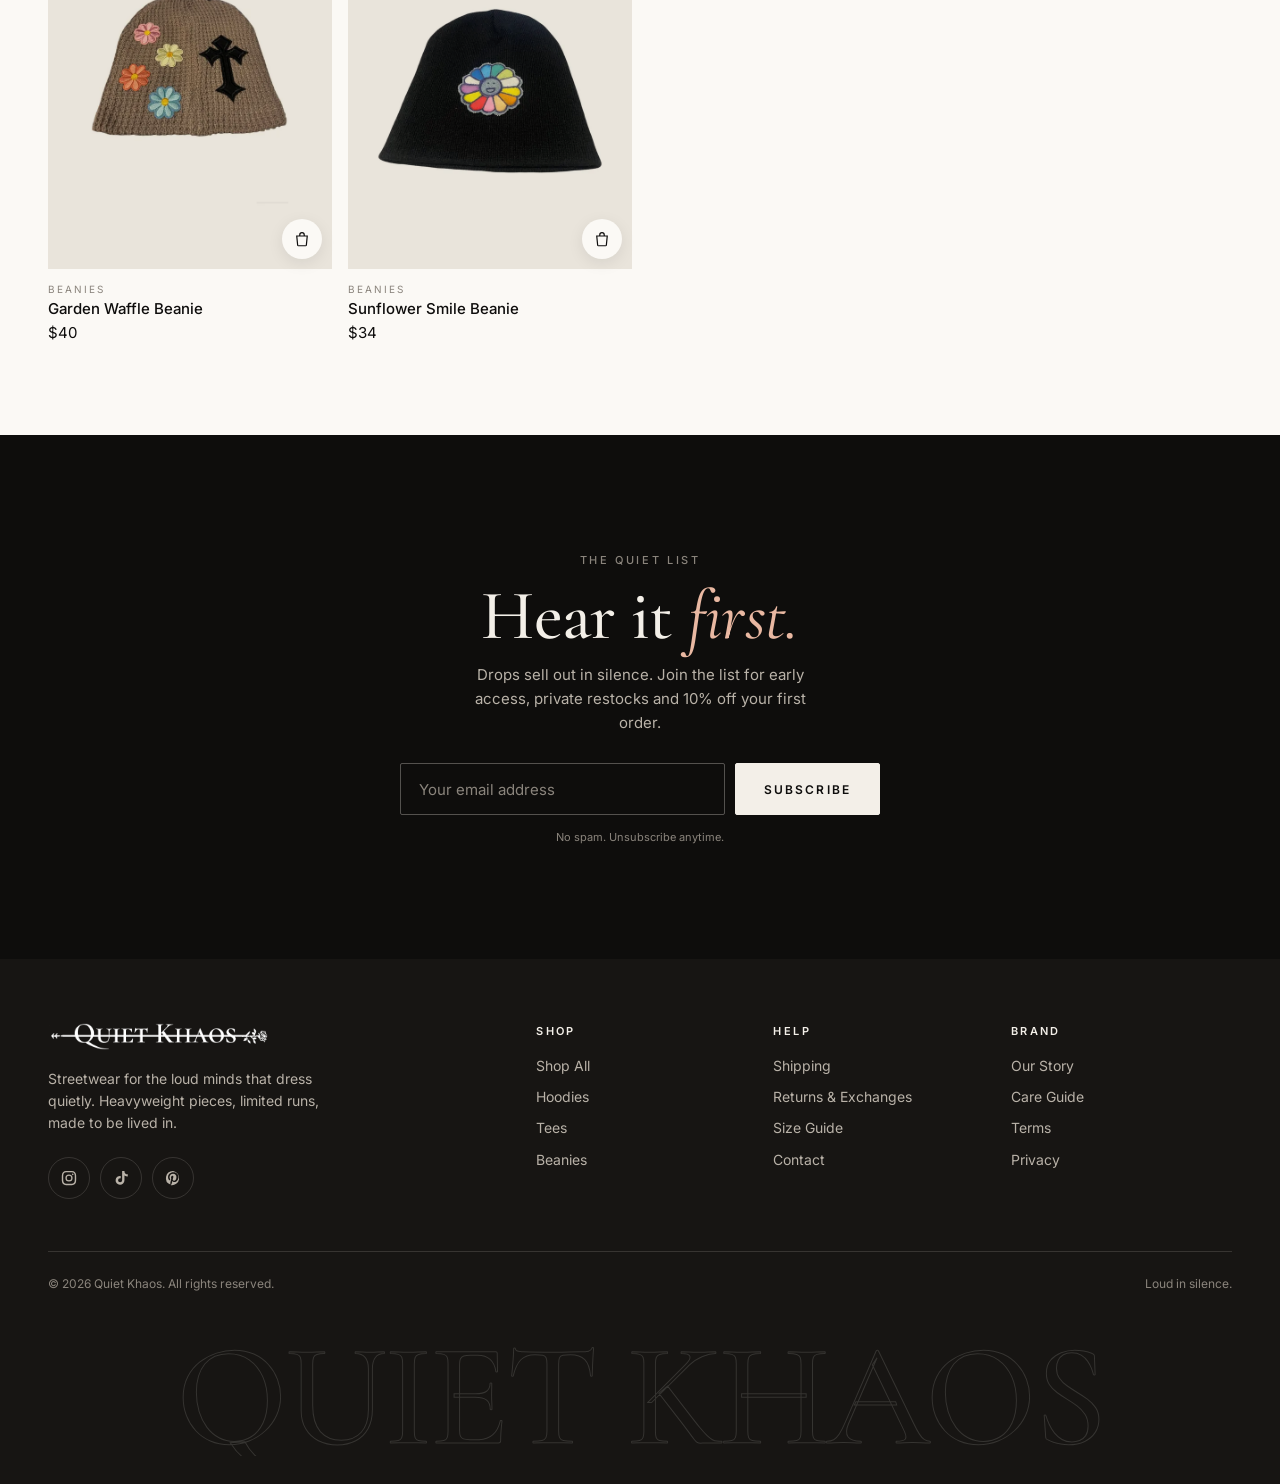
<file: collection.html>
<!doctype html>
<html lang="en">
<head>
<meta charset="utf-8">
<meta name="viewport" content="width=device-width, initial-scale=1, viewport-fit=cover">
<title>Shop All — Quiet Khaos</title>
<meta name="description" content="Shop the Quiet Khaos collection — hoodies, tees and beanies.">
<meta name="theme-color" content="#0e0d0c">
<meta property="og:title" content="Shop All — Quiet Khaos">
<meta property="og:description" content="Shop the Quiet Khaos collection — hoodies, tees and beanies.">
<meta property="og:image" content="assets/img/og-image.webp">
<link rel="icon" href="assets/img/favicon.png" type="image/png">
<link rel="apple-touch-icon" href="assets/img/apple-touch-icon.png">
<link rel="preconnect" href="https://fonts.googleapis.com">
<link rel="preconnect" href="https://fonts.gstatic.com" crossorigin>
<link href="https://fonts.googleapis.com/css2?family=Cormorant+Garamond:ital,wght@0,400;0,500;0,600;1,400;1,500&family=Inter:wght@400;500;600;700&display=swap" rel="stylesheet">
<link rel="stylesheet" href="assets/css/style.css">
</head>
<body data-page="collection" class="has-announce">
<a class="skip-link" href="#main">Skip to content</a>
<div class="announce" role="region" aria-label="Announcements">
  <div class="announce__track">
    <span>Drop 01 — The Burning Rose is live</span><span>Free shipping on orders over $100</span><span>Limited runs. No restocks.</span><span>Easy 30-day returns</span><span>Drop 01 — The Burning Rose is live</span><span>Free shipping on orders over $100</span><span>Limited runs. No restocks.</span><span>Easy 30-day returns</span>
  </div>
</div>
<header class="header">
  <div class="wrap header__inner">
    <div class="header__left">
      <button class="icon-btn header__menu-btn" type="button" data-open-menu aria-label="Open menu"><svg viewBox="0 0 24 24" aria-hidden="true"><path d="M3 7h18M3 12h12M3 17h18"/></svg></button>
      <nav class="header__nav" aria-label="Primary">
        <a href="collection.html" aria-current="page">Shop All</a>
        <a href="collection.html?c=hoodies">Hoodies</a>
        <a href="collection.html?c=tees">Tees</a>
        <a href="collection.html?c=beanies">Beanies</a>
      </nav>
    </div>
    <a class="header__logo" href="index.html" aria-label="Quiet Khaos — home">
      <img class="logo-black" src="assets/img/logo-black.webp" alt="Quiet Khaos" width="1152" height="140">
      <img class="logo-white" src="assets/img/logo-white.webp" alt="" width="1152" height="140">
    </a>
    <div class="header__right">
      <a class="icon-btn" href="collection.html" aria-label="Search the collection"><svg viewBox="0 0 24 24" aria-hidden="true"><circle cx="11" cy="11" r="6.5"/><path d="m20 20-4.2-4.2"/></svg></a>
      <button class="icon-btn" type="button" data-open-cart aria-label="Open bag"><svg viewBox="0 0 24 24" aria-hidden="true"><path d="M5 8h14l-1.2 12.2a1 1 0 0 1-1 .8H7.2a1 1 0 0 1-1-.8L5 8Z"/><path d="M9 8V6.5a3 3 0 0 1 6 0V8"/></svg><span class="cart-count" aria-live="polite">0</span></button>
    </div>
  </div>
</header>

<div class="drawer-backdrop" aria-hidden="true"></div>

<aside class="menu" aria-label="Menu" aria-hidden="true">
  <div class="menu__top">
    <img src="assets/img/logo-white.webp" alt="Quiet Khaos" width="1152" height="140">
    <button class="icon-btn" type="button" data-close aria-label="Close menu"><svg viewBox="0 0 24 24" aria-hidden="true"><path d="M6 6l12 12M18 6 6 18"/></svg></button>
  </div>
  <nav class="menu__links" aria-label="Mobile">
    <a href="collection.html">Shop All <small>10</small></a>
    <a href="collection.html?c=hoodies">Hoodies <small>03</small></a>
    <a href="collection.html?c=tees">Tees <small>02</small></a>
    <a href="collection.html?c=beanies">Beanies <small>05</small></a>
    <a href="index.html#story">Our Story <small>—</small></a>
  </nav>
  <a class="menu__feature" href="product.html?p=burning-rose-hoodie">
    <img src="assets/img/hoodie-burning-rose-ash-sm.webp" alt="" width="560" height="560" loading="lazy">
    <div><span class="eyebrow">New in</span><p>Burning Rose Hoodie</p></div>
  </a>
  <div class="menu__social"><a href="#">Instagram</a><a href="#">TikTok</a><a href="#">Pinterest</a></div>
</aside>

<aside class="cart" aria-label="Shopping bag" aria-hidden="true">
  <div class="cart__head">
    <h2>Your Bag <span>(0)</span></h2>
    <button class="icon-btn" type="button" data-close aria-label="Close bag"><svg viewBox="0 0 24 24" aria-hidden="true"><path d="M6 6l12 12M18 6 6 18"/></svg></button>
  </div>
  <div class="cart__ship" hidden></div>
  <div class="cart__body"></div>
  <div class="cart__foot" hidden>
    <div class="cart__row"><span>Subtotal</span><strong class="cart__total">$0</strong></div>
    <p class="cart__note">Taxes and shipping calculated at checkout.</p>
    <a class="btn btn--block" href="checkout.html"><svg viewBox="0 0 24 24" aria-hidden="true"><rect x="4.5" y="10.5" width="15" height="10" rx="1"/><path d="M8 10.5V7.5a4 4 0 0 1 8 0v3"/></svg> Checkout</a>
    <button class="btn btn--ghost btn--block" type="button" data-close>Keep shopping</button>
  </div>
</aside>

<div class="toast" role="status" aria-live="polite"></div>
<main id="main">

<section class="page-hero">
  <div class="wrap">
    <nav class="crumbs" aria-label="Breadcrumb"><a href="index.html">Home</a><span>/</span><span data-crumb>All</span></nav>
    <h1 class="display" data-shop-title>The <em>Collection</em></h1>
    <p>Drop 01 — The Burning Rose. Heavyweight hoodies, statement tees and embroidered beanies. Limited quantities, no restocks.</p>
  </div>
</section>
<div class="toolbar">
  <div class="wrap toolbar__inner">
    <div class="chips" role="group" aria-label="Filter by category"></div>
  </div>
</div>
<section class="wrap" style="padding-bottom:90px" aria-label="Products">
  <div class="shopbar">
    <p class="result-count" aria-live="polite"></p>
    <label class="sort"><span class="sr-only">Sort by</span>
      <select id="sort">
        <option value="featured">Sort: Featured</option>
        <option value="low">Price: Low → High</option>
        <option value="high">Price: High → Low</option>
        <option value="az">Name: A → Z</option>
      </select>
    </label>
  </div>
  <div class="grid grid--4"></div>
</section>
<section class="section section--dark news" aria-labelledby="news-title">
  <div class="wrap reveal">
    <span class="eyebrow">The Quiet List</span>
    <h2 id="news-title" class="display">Hear it <em>first.</em></h2>
    <p>Drops sell out in silence. Join the list for early access, private restocks and 10% off your first order.</p>
    <form data-news>
      <label class="sr-only" for="news-email">Email address</label>
      <input id="news-email" type="email" placeholder="Your email address" required autocomplete="email">
      <button class="btn btn--light" type="submit">Subscribe</button>
    </form>
    <small>No spam. Unsubscribe anytime.</small>
  </div>
</section>
</main>
<footer class="footer">
  <div class="wrap">
    <div class="footer__grid">
      <div class="footer__brand">
        <img src="assets/img/logo-white.webp" alt="Quiet Khaos" width="1152" height="140" loading="lazy">
        <p>Streetwear for the loud minds that dress quietly. Heavyweight pieces, limited runs, made to be lived in.</p>
        <div class="footer__social">
          <a href="#" aria-label="Instagram"><svg viewBox="0 0 24 24" aria-hidden="true"><path d="M12 7.2A4.8 4.8 0 1 0 12 16.8 4.8 4.8 0 0 0 12 7.2Zm0 7.9a3.1 3.1 0 1 1 0-6.2 3.1 3.1 0 0 1 0 6.2ZM17 6a1.1 1.1 0 1 0 0 2.2A1.1 1.1 0 0 0 17 6Z"/><path d="M12 2.5c-2.6 0-2.9 0-3.9.1-3.5.2-5.4 2.1-5.6 5.6-.1 1-.1 1.3-.1 3.8s0 2.9.1 3.9c.2 3.5 2.1 5.4 5.6 5.6 1 .1 1.3.1 3.9.1s2.9 0 3.9-.1c3.5-.2 5.4-2.1 5.6-5.6.1-1 .1-1.3.1-3.9s0-2.8-.1-3.8c-.2-3.5-2.1-5.4-5.6-5.6-1-.1-1.3-.1-3.9-.1Zm0 1.7c2.5 0 2.8 0 3.8.1 2.6.1 3.7 1.3 3.8 3.8.1 1 .1 1.3.1 3.8s0 2.8-.1 3.8c-.1 2.5-1.3 3.7-3.8 3.8-1 .1-1.3.1-3.8.1s-2.8 0-3.8-.1c-2.6-.1-3.7-1.3-3.8-3.8-.1-1-.1-1.3-.1-3.8s0-2.8.1-3.8c.1-2.5 1.3-3.7 3.8-3.8 1-.1 1.3-.1 3.8-.1Z"/></svg></a>
          <a href="#" aria-label="TikTok"><svg viewBox="0 0 24 24" aria-hidden="true"><path d="M16.6 2.5h-3.1v12.6a2.7 2.7 0 1 1-2.7-2.7c.3 0 .6 0 .8.1V9.3a5.9 5.9 0 1 0 5 5.8V8.7a7.5 7.5 0 0 0 4.4 1.4V7a4.4 4.4 0 0 1-4.4-4.5Z"/></svg></a>
          <a href="#" aria-label="Pinterest"><svg viewBox="0 0 24 24" aria-hidden="true"><path d="M12 2.5a9.5 9.5 0 0 0-3.5 18.3c-.1-.8-.1-2 0-2.9l1.2-5s-.3-.6-.3-1.5c0-1.4.8-2.5 1.8-2.5.9 0 1.3.7 1.3 1.4 0 .9-.6 2.2-.8 3.4-.2 1 .5 1.9 1.6 1.9 1.9 0 3.3-2 3.3-4.9 0-2.5-1.8-4.3-4.4-4.3-3 0-4.8 2.3-4.8 4.6 0 .9.4 1.9.8 2.4.1.1.1.2.1.3l-.3 1.2c0 .2-.2.3-.4.2-1.4-.6-2.2-2.6-2.2-4.2 0-3.4 2.5-6.6 7.2-6.6 3.8 0 6.7 2.7 6.7 6.3 0 3.7-2.4 6.8-5.6 6.8-1.1 0-2.2-.6-2.5-1.3l-.7 2.6c-.2 1-.9 2.2-1.4 2.9A9.5 9.5 0 1 0 12 2.5Z"/></svg></a>
        </div>
      </div>
      <div class="footer__cols">
        <div><h4>Shop</h4><ul>
          <li><a href="collection.html">Shop All</a></li>
          <li><a href="collection.html?c=hoodies">Hoodies</a></li>
          <li><a href="collection.html?c=tees">Tees</a></li>
          <li><a href="collection.html?c=beanies">Beanies</a></li>
        </ul></div>
        <div><h4>Help</h4><ul>
          <li><a href="#">Shipping</a></li>
          <li><a href="#">Returns &amp; Exchanges</a></li>
          <li><a href="#">Size Guide</a></li>
          <li><a href="#">Contact</a></li>
        </ul></div>
        <div><h4>Brand</h4><ul>
          <li><a href="index.html#story">Our Story</a></li>
          <li><a href="#">Care Guide</a></li>
          <li><a href="#">Terms</a></li>
          <li><a href="#">Privacy</a></li>
        </ul></div>
      </div>
    </div>
    <div class="footer__bottom">
      <span>© <span data-year>2026</span> Quiet Khaos. All rights reserved.</span>
      <span>Loud in silence.</span>
    </div>
    <div class="footer__mega" aria-hidden="true">Quiet Khaos</div>
  </div>
</footer>
<script src="assets/js/products.js"></script>
<script src="assets/js/main.js"></script>
</body>
</html>
</file>
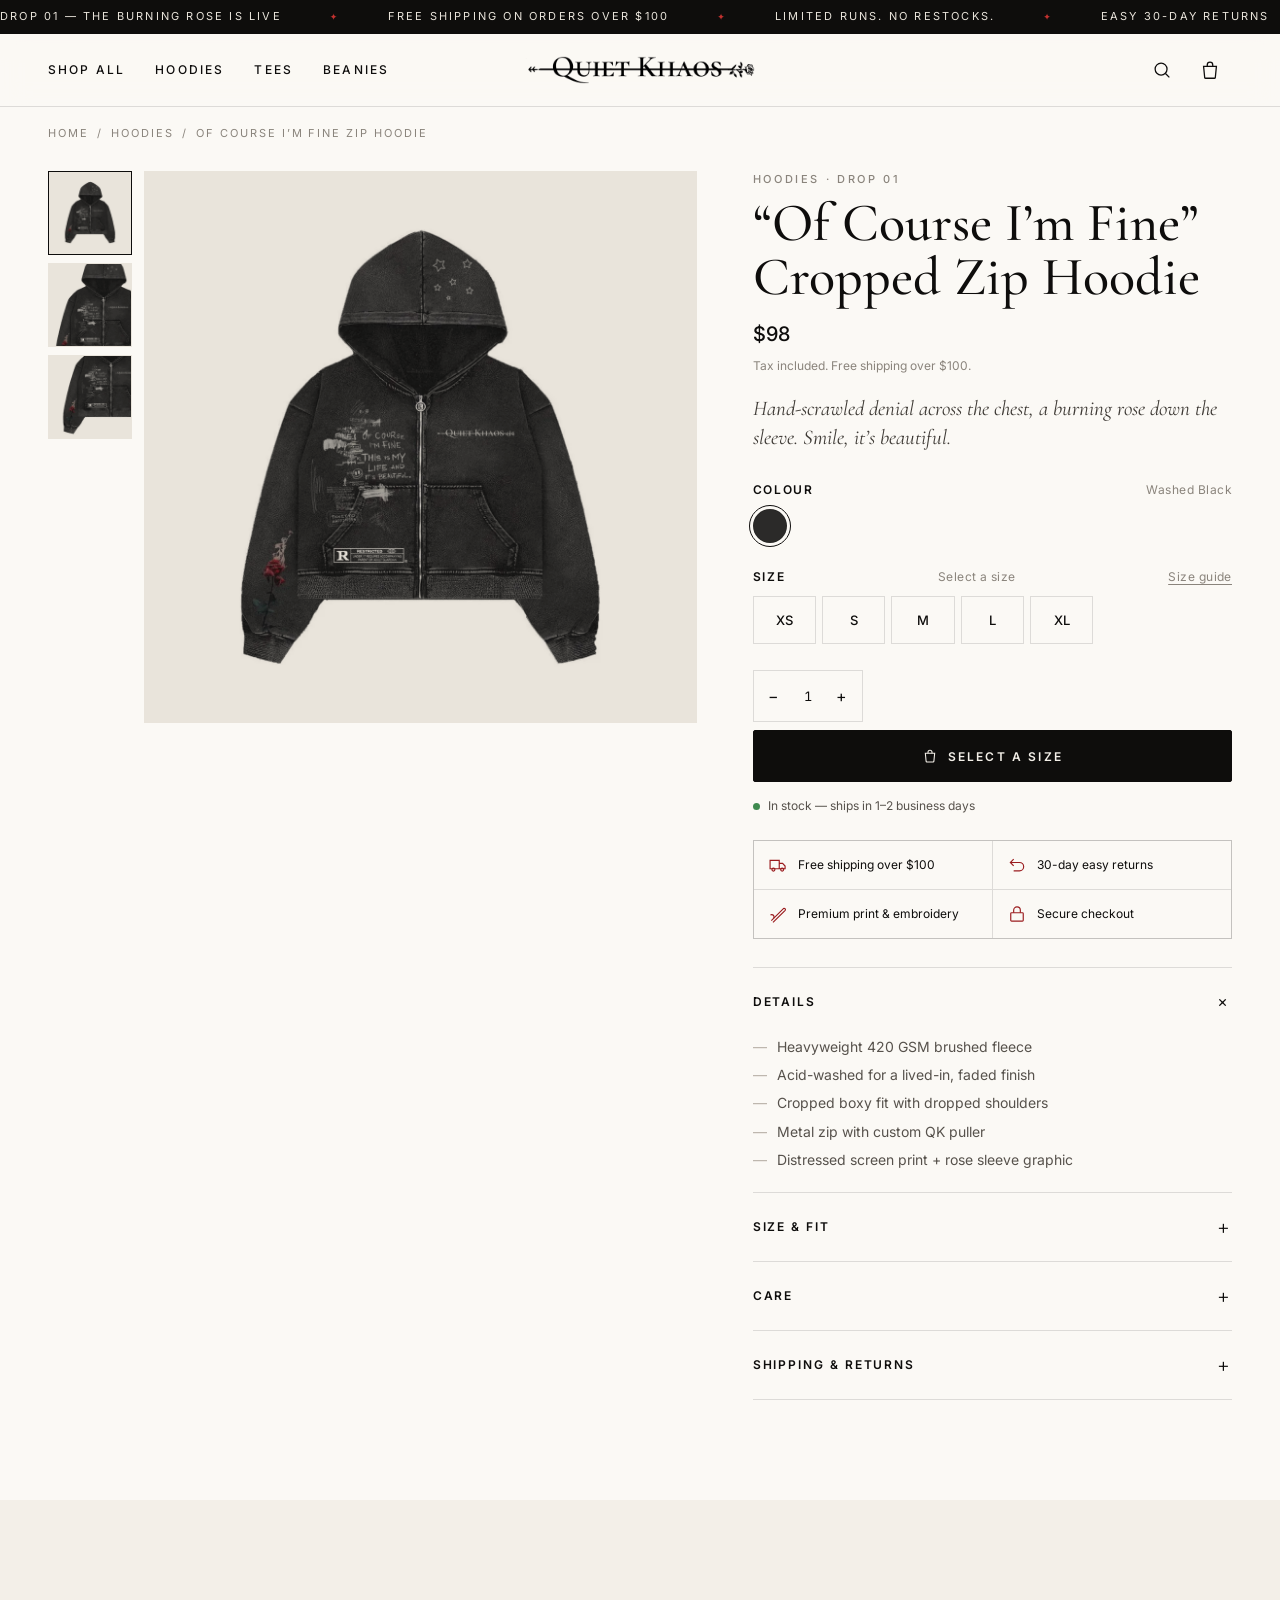
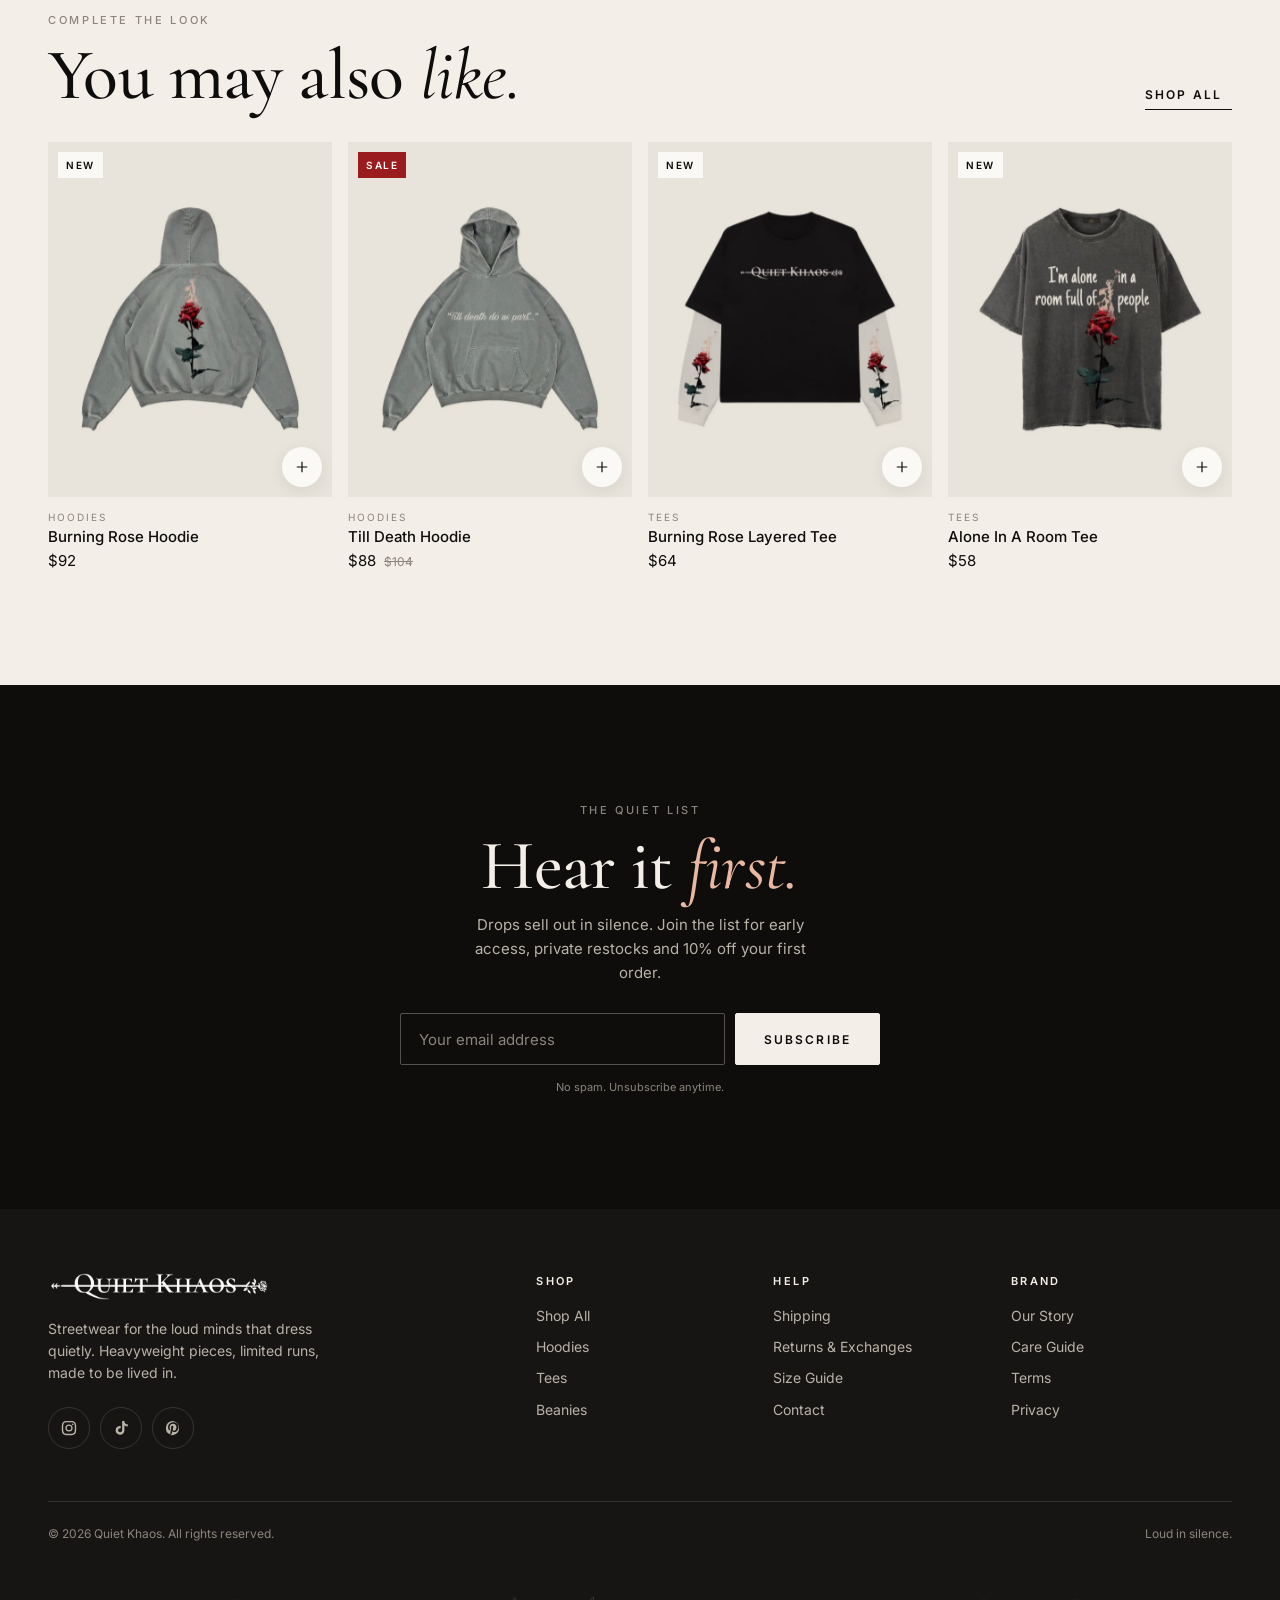
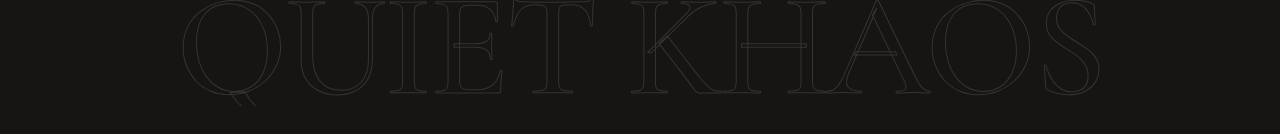
<file: product.html>
<!doctype html>
<html lang="en">
<head>
<meta charset="utf-8">
<meta name="viewport" content="width=device-width, initial-scale=1, viewport-fit=cover">
<title>Product — Quiet Khaos</title>
<meta name="description" content="Quiet Khaos product.">
<meta name="theme-color" content="#0e0d0c">
<meta property="og:title" content="Product — Quiet Khaos">
<meta property="og:description" content="Quiet Khaos product.">
<meta property="og:image" content="assets/img/og-image.webp">
<link rel="icon" href="assets/img/favicon.png" type="image/png">
<link rel="apple-touch-icon" href="assets/img/apple-touch-icon.png">
<link rel="preconnect" href="https://fonts.googleapis.com">
<link rel="preconnect" href="https://fonts.gstatic.com" crossorigin>
<link href="https://fonts.googleapis.com/css2?family=Cormorant+Garamond:ital,wght@0,400;0,500;0,600;1,400;1,500&family=Inter:wght@400;500;600;700&display=swap" rel="stylesheet">
<link rel="stylesheet" href="assets/css/style.css">
</head>
<body data-page="product" class="has-announce">
<a class="skip-link" href="#main">Skip to content</a>
<div class="announce" role="region" aria-label="Announcements">
  <div class="announce__track">
    <span>Drop 01 — The Burning Rose is live</span><span>Free shipping on orders over $100</span><span>Limited runs. No restocks.</span><span>Easy 30-day returns</span><span>Drop 01 — The Burning Rose is live</span><span>Free shipping on orders over $100</span><span>Limited runs. No restocks.</span><span>Easy 30-day returns</span>
  </div>
</div>
<header class="header">
  <div class="wrap header__inner">
    <div class="header__left">
      <button class="icon-btn header__menu-btn" type="button" data-open-menu aria-label="Open menu"><svg viewBox="0 0 24 24" aria-hidden="true"><path d="M3 7h18M3 12h12M3 17h18"/></svg></button>
      <nav class="header__nav" aria-label="Primary">
        <a href="collection.html">Shop All</a>
        <a href="collection.html?c=hoodies">Hoodies</a>
        <a href="collection.html?c=tees">Tees</a>
        <a href="collection.html?c=beanies">Beanies</a>
      </nav>
    </div>
    <a class="header__logo" href="index.html" aria-label="Quiet Khaos — home">
      <img class="logo-black" src="assets/img/logo-black.webp" alt="Quiet Khaos" width="1152" height="140">
      <img class="logo-white" src="assets/img/logo-white.webp" alt="" width="1152" height="140">
    </a>
    <div class="header__right">
      <a class="icon-btn" href="collection.html" aria-label="Search the collection"><svg viewBox="0 0 24 24" aria-hidden="true"><circle cx="11" cy="11" r="6.5"/><path d="m20 20-4.2-4.2"/></svg></a>
      <button class="icon-btn" type="button" data-open-cart aria-label="Open bag"><svg viewBox="0 0 24 24" aria-hidden="true"><path d="M5 8h14l-1.2 12.2a1 1 0 0 1-1 .8H7.2a1 1 0 0 1-1-.8L5 8Z"/><path d="M9 8V6.5a3 3 0 0 1 6 0V8"/></svg><span class="cart-count" aria-live="polite">0</span></button>
    </div>
  </div>
</header>

<div class="drawer-backdrop" aria-hidden="true"></div>

<aside class="menu" aria-label="Menu" aria-hidden="true">
  <div class="menu__top">
    <img src="assets/img/logo-white.webp" alt="Quiet Khaos" width="1152" height="140">
    <button class="icon-btn" type="button" data-close aria-label="Close menu"><svg viewBox="0 0 24 24" aria-hidden="true"><path d="M6 6l12 12M18 6 6 18"/></svg></button>
  </div>
  <nav class="menu__links" aria-label="Mobile">
    <a href="collection.html">Shop All <small>10</small></a>
    <a href="collection.html?c=hoodies">Hoodies <small>03</small></a>
    <a href="collection.html?c=tees">Tees <small>02</small></a>
    <a href="collection.html?c=beanies">Beanies <small>05</small></a>
    <a href="index.html#story">Our Story <small>—</small></a>
  </nav>
  <a class="menu__feature" href="product.html?p=burning-rose-hoodie">
    <img src="assets/img/hoodie-burning-rose-ash-sm.webp" alt="" width="560" height="560" loading="lazy">
    <div><span class="eyebrow">New in</span><p>Burning Rose Hoodie</p></div>
  </a>
  <div class="menu__social"><a href="#">Instagram</a><a href="#">TikTok</a><a href="#">Pinterest</a></div>
</aside>

<aside class="cart" aria-label="Shopping bag" aria-hidden="true">
  <div class="cart__head">
    <h2>Your Bag <span>(0)</span></h2>
    <button class="icon-btn" type="button" data-close aria-label="Close bag"><svg viewBox="0 0 24 24" aria-hidden="true"><path d="M6 6l12 12M18 6 6 18"/></svg></button>
  </div>
  <div class="cart__ship" hidden></div>
  <div class="cart__body"></div>
  <div class="cart__foot" hidden>
    <div class="cart__row"><span>Subtotal</span><strong class="cart__total">$0</strong></div>
    <p class="cart__note">Taxes and shipping calculated at checkout.</p>
    <a class="btn btn--block" href="checkout.html"><svg viewBox="0 0 24 24" aria-hidden="true"><rect x="4.5" y="10.5" width="15" height="10" rx="1"/><path d="M8 10.5V7.5a4 4 0 0 1 8 0v3"/></svg> Checkout</a>
    <button class="btn btn--ghost btn--block" type="button" data-close>Keep shopping</button>
  </div>
</aside>

<div class="toast" role="status" aria-live="polite"></div>
<main id="main">

<div class="wrap">
  <nav class="crumbs" aria-label="Breadcrumb" style="padding-top:18px;margin-bottom:0"><a href="index.html">Home</a><span>/</span><a href="collection.html" data-crumb-cat>Shop</a><span>/</span><span data-crumb-name></span></nav>
  <section class="pdp">
    <div class="gallery" aria-label="Product images">
      <div class="gallery__track"></div>
      <div class="gallery__dots"></div>
      <div class="gallery__thumbs"></div>
    </div>
    <div class="pdp__info">
      <span class="eyebrow pdp__cat"></span>
      <h1 class="pdp__title"></h1>
      <div class="pdp__price"></div>
      <p class="pdp__tax">Tax included. Free shipping over $100.</p>
      <p class="pdp__lede"></p>

      <div class="opt">
        <div class="opt__head">Colour <span data-color-name></span></div>
        <div class="colors" role="group" aria-label="Colour"></div>
      </div>
      <div class="opt" data-size-opt>
        <div class="opt__head">Size <span data-size-name></span><button type="button" data-open-size>Size guide</button></div>
        <div class="sizes" role="group" aria-label="Size"></div>
      </div>

      <div class="pdp__buy">
        <div class="qty" role="group" aria-label="Quantity"><button type="button" data-q="-1" aria-label="Decrease">−</button><span>1</span><button type="button" data-q="1" aria-label="Increase">+</button></div>
        <button class="btn btn--order" type="button" data-add><svg viewBox="0 0 24 24" aria-hidden="true"><path d="M5 8h14l-1.2 12.2a1 1 0 0 1-1 .8H7.2a1 1 0 0 1-1-.8L5 8Z"/><path d="M9 8V6.5a3 3 0 0 1 6 0V8"/></svg><span>Add to bag</span></button>
      </div>
      <p class="pdp__stock"><i aria-hidden="true"></i> In stock — ships in 1–2 business days</p>

      <ul class="perks">
        <li><svg viewBox="0 0 24 24" aria-hidden="true"><path d="M2.5 6.5h11v10h-11zM13.5 10h4l3 3.2v3.3h-7"/><circle cx="6.5" cy="17.5" r="1.8"/><circle cx="17" cy="17.5" r="1.8"/></svg> Free shipping over $100</li>
        <li><svg viewBox="0 0 24 24" aria-hidden="true"><path d="M4 9h11a5 5 0 0 1 0 10H8"/><path d="M8 5 4 9l4 4"/></svg> 30-day easy returns</li>
        <li><svg viewBox="0 0 24 24" aria-hidden="true"><path d="M4 20 18.5 5.5a1.5 1.5 0 0 1 2.1 2.1L6 22"/><path d="M3 13c3-1 5 1 4 4"/></svg> Premium print &amp; embroidery</li>
        <li><svg viewBox="0 0 24 24" aria-hidden="true"><rect x="4.5" y="10.5" width="15" height="10" rx="1"/><path d="M8 10.5V7.5a4 4 0 0 1 8 0v3"/></svg> Secure checkout</li>
      </ul>

      <div class="acc">
        <details open><summary>Details</summary><div class="acc__body acc__details"></div></details>
        <details><summary>Size &amp; Fit</summary><div class="acc__body"><p class="acc__fit"></p></div></details>
        <details><summary>Care</summary><div class="acc__body"><ul><li>Wash cold, inside out</li><li>Do not tumble dry</li><li>Do not iron on print or embroidery</li><li>Hang dry to keep the shape</li></ul></div></details>
        <details><summary>Shipping &amp; Returns</summary><div class="acc__body"><p>Orders ship within 1–2 business days. Free standard shipping on orders over $100. Not right? Return or exchange unworn items within 30 days.</p></div></details>
      </div>
    </div>
  </section>
</div>

<section class="section section--bone" aria-labelledby="rel-title">
  <div class="wrap">
    <div class="section-head reveal">
      <div><span class="eyebrow">Complete the look</span><h2 id="rel-title" class="display">You may also <em>like.</em></h2></div>
      <a class="link-arrow" href="collection.html">Shop all <svg viewBox="0 0 24 24" aria-hidden="true" fill="none" stroke="currentColor" stroke-width="1.6"><path d="M4 12h16M14 6l6 6-6 6"/></svg></a>
    </div>
    <div class="rail" data-rail="related"></div>
  </div>
</section>

<div class="buybar" aria-hidden="false">
  <div><div class="buybar__name"></div><div class="buybar__price"></div></div>
  <button class="btn" type="button" data-add><span>Add to bag</span></button>
</div>

<div class="modal" id="size-guide" role="dialog" aria-modal="true" aria-labelledby="sg-title" aria-hidden="true">
  <div class="modal__panel">
    <div class="modal__head"><h3 id="sg-title">Size guide</h3><button class="icon-btn" type="button" data-close aria-label="Close"><svg viewBox="0 0 24 24" aria-hidden="true"><path d="M6 6l12 12M18 6 6 18"/></svg></button></div>
    <table data-guide-hoodies>
      <thead><tr><th>Size</th><th>Chest (cm)</th><th>Length (cm)</th><th>Sleeve (cm)</th></tr></thead>
      <tbody><tr><td>XS</td><td>116</td><td>64</td><td>58</td></tr><tr><td>S</td><td>120</td><td>66</td><td>59</td></tr><tr><td>M</td><td>126</td><td>68</td><td>60</td></tr><tr><td>L</td><td>132</td><td>70</td><td>61</td></tr><tr><td>XL</td><td>138</td><td>72</td><td>62</td></tr><tr><td>XXL</td><td>144</td><td>74</td><td>63</td></tr></tbody>
    </table>
    <table data-guide-tees>
      <thead><tr><th>Size</th><th>Chest (cm)</th><th>Length (cm)</th><th>Shoulder (cm)</th></tr></thead>
      <tbody><tr><td>S</td><td>112</td><td>70</td><td>56</td></tr><tr><td>M</td><td>118</td><td>72</td><td>58</td></tr><tr><td>L</td><td>124</td><td>74</td><td>60</td></tr><tr><td>XL</td><td>130</td><td>76</td><td>62</td></tr><tr><td>XXL</td><td>136</td><td>78</td><td>64</td></tr></tbody>
    </table>
    <p>Measurements are of the garment laid flat, doubled. Our fits are oversized — size down for a closer fit.</p>
  </div>
</div>
<section class="section section--dark news" aria-labelledby="news-title">
  <div class="wrap reveal">
    <span class="eyebrow">The Quiet List</span>
    <h2 id="news-title" class="display">Hear it <em>first.</em></h2>
    <p>Drops sell out in silence. Join the list for early access, private restocks and 10% off your first order.</p>
    <form data-news>
      <label class="sr-only" for="news-email">Email address</label>
      <input id="news-email" type="email" placeholder="Your email address" required autocomplete="email">
      <button class="btn btn--light" type="submit">Subscribe</button>
    </form>
    <small>No spam. Unsubscribe anytime.</small>
  </div>
</section>
</main>
<footer class="footer">
  <div class="wrap">
    <div class="footer__grid">
      <div class="footer__brand">
        <img src="assets/img/logo-white.webp" alt="Quiet Khaos" width="1152" height="140" loading="lazy">
        <p>Streetwear for the loud minds that dress quietly. Heavyweight pieces, limited runs, made to be lived in.</p>
        <div class="footer__social">
          <a href="#" aria-label="Instagram"><svg viewBox="0 0 24 24" aria-hidden="true"><path d="M12 7.2A4.8 4.8 0 1 0 12 16.8 4.8 4.8 0 0 0 12 7.2Zm0 7.9a3.1 3.1 0 1 1 0-6.2 3.1 3.1 0 0 1 0 6.2ZM17 6a1.1 1.1 0 1 0 0 2.2A1.1 1.1 0 0 0 17 6Z"/><path d="M12 2.5c-2.6 0-2.9 0-3.9.1-3.5.2-5.4 2.1-5.6 5.6-.1 1-.1 1.3-.1 3.8s0 2.9.1 3.9c.2 3.5 2.1 5.4 5.6 5.6 1 .1 1.3.1 3.9.1s2.9 0 3.9-.1c3.5-.2 5.4-2.1 5.6-5.6.1-1 .1-1.3.1-3.9s0-2.8-.1-3.8c-.2-3.5-2.1-5.4-5.6-5.6-1-.1-1.3-.1-3.9-.1Zm0 1.7c2.5 0 2.8 0 3.8.1 2.6.1 3.7 1.3 3.8 3.8.1 1 .1 1.3.1 3.8s0 2.8-.1 3.8c-.1 2.5-1.3 3.7-3.8 3.8-1 .1-1.3.1-3.8.1s-2.8 0-3.8-.1c-2.6-.1-3.7-1.3-3.8-3.8-.1-1-.1-1.3-.1-3.8s0-2.8.1-3.8c.1-2.5 1.3-3.7 3.8-3.8 1-.1 1.3-.1 3.8-.1Z"/></svg></a>
          <a href="#" aria-label="TikTok"><svg viewBox="0 0 24 24" aria-hidden="true"><path d="M16.6 2.5h-3.1v12.6a2.7 2.7 0 1 1-2.7-2.7c.3 0 .6 0 .8.1V9.3a5.9 5.9 0 1 0 5 5.8V8.7a7.5 7.5 0 0 0 4.4 1.4V7a4.4 4.4 0 0 1-4.4-4.5Z"/></svg></a>
          <a href="#" aria-label="Pinterest"><svg viewBox="0 0 24 24" aria-hidden="true"><path d="M12 2.5a9.5 9.5 0 0 0-3.5 18.3c-.1-.8-.1-2 0-2.9l1.2-5s-.3-.6-.3-1.5c0-1.4.8-2.5 1.8-2.5.9 0 1.3.7 1.3 1.4 0 .9-.6 2.2-.8 3.4-.2 1 .5 1.9 1.6 1.9 1.9 0 3.3-2 3.3-4.9 0-2.5-1.8-4.3-4.4-4.3-3 0-4.8 2.3-4.8 4.6 0 .9.4 1.9.8 2.4.1.1.1.2.1.3l-.3 1.2c0 .2-.2.3-.4.2-1.4-.6-2.2-2.6-2.2-4.2 0-3.4 2.5-6.6 7.2-6.6 3.8 0 6.7 2.7 6.7 6.3 0 3.7-2.4 6.8-5.6 6.8-1.1 0-2.2-.6-2.5-1.3l-.7 2.6c-.2 1-.9 2.2-1.4 2.9A9.5 9.5 0 1 0 12 2.5Z"/></svg></a>
        </div>
      </div>
      <div class="footer__cols">
        <div><h4>Shop</h4><ul>
          <li><a href="collection.html">Shop All</a></li>
          <li><a href="collection.html?c=hoodies">Hoodies</a></li>
          <li><a href="collection.html?c=tees">Tees</a></li>
          <li><a href="collection.html?c=beanies">Beanies</a></li>
        </ul></div>
        <div><h4>Help</h4><ul>
          <li><a href="#">Shipping</a></li>
          <li><a href="#">Returns &amp; Exchanges</a></li>
          <li><a href="#">Size Guide</a></li>
          <li><a href="#">Contact</a></li>
        </ul></div>
        <div><h4>Brand</h4><ul>
          <li><a href="index.html#story">Our Story</a></li>
          <li><a href="#">Care Guide</a></li>
          <li><a href="#">Terms</a></li>
          <li><a href="#">Privacy</a></li>
        </ul></div>
      </div>
    </div>
    <div class="footer__bottom">
      <span>© <span data-year>2026</span> Quiet Khaos. All rights reserved.</span>
      <span>Loud in silence.</span>
    </div>
    <div class="footer__mega" aria-hidden="true">Quiet Khaos</div>
  </div>
</footer>
<script src="assets/js/products.js"></script>
<script src="assets/js/main.js"></script>
</body>
</html>
</file>
<file: assets/css/style.css>
/* =========================================================
   QUIET KHAOS — Storefront stylesheet
   Gothic-romantic streetwear · mobile-first
   ========================================================= */

:root {
  /* palette */
  --ink: #0e0d0c;
  --ink-2: #171513;
  --ink-3: #221f1c;
  --bone: #f3efe8;
  --bone-2: #e9e4db;
  --paper: #fbf9f5;
  --ash: #8a847c;
  --ash-2: #b9b2a8;
  --line: rgba(14, 13, 12, .12);
  --line-dark: rgba(243, 239, 232, .14);
  --ember: #9b1c1f;
  --ember-2: #c2312f;
  --flame: #e9b8a2;

  /* type */
  --serif: "Cormorant Garamond", "Cormorant", Garamond, "Times New Roman", serif;
  --sans: "Inter", system-ui, -apple-system, "Segoe UI", Roboto, sans-serif;

  /* layout */
  --gutter: 16px;
  --max: 1360px;
  --header-h: 60px;
  --radius: 2px;
  --ease: cubic-bezier(.2, .7, .1, 1);
}

@media (min-width: 768px) {
  :root { --gutter: 32px; --header-h: 72px; }
}
@media (min-width: 1200px) {
  :root { --gutter: 48px; }
}

/* ---------- reset ---------- */
*, *::before, *::after { box-sizing: border-box; }
html { -webkit-text-size-adjust: 100%; scroll-behavior: smooth; }
body {
  margin: 0;
  font-family: var(--sans);
  font-size: 15px;
  line-height: 1.6;
  color: var(--ink);
  background: var(--paper);
  -webkit-font-smoothing: antialiased;
  text-rendering: optimizeLegibility;
  overflow-x: hidden;
}
img { display: block; max-width: 100%; height: auto; }
a { color: inherit; text-decoration: none; }
button { font: inherit; color: inherit; background: none; border: 0; padding: 0; cursor: pointer; }
input, select, textarea { font: inherit; color: inherit; }
ul { list-style: none; margin: 0; padding: 0; }
h1, h2, h3, h4, p { margin: 0; }
:focus-visible { outline: 2px solid var(--ember-2); outline-offset: 3px; }
::selection { background: var(--ember); color: var(--bone); }

.sr-only {
  position: absolute; width: 1px; height: 1px; padding: 0; margin: -1px;
  overflow: hidden; clip: rect(0 0 0 0); white-space: nowrap; border: 0;
}
.skip-link {
  position: fixed; top: 8px; left: 8px; z-index: 999; padding: 10px 14px;
  background: var(--ink); color: var(--bone); transform: translateY(-150%);
  transition: transform .2s;
}
.skip-link:focus { transform: none; }

.wrap { width: 100%; max-width: var(--max); margin: 0 auto; padding: 0 var(--gutter); }

/* ---------- type helpers ---------- */
.eyebrow {
  font-family: var(--sans);
  font-size: 11px;
  font-weight: 500;
  letter-spacing: .24em;
  text-transform: uppercase;
  color: var(--ash);
}
.display {
  font-family: var(--serif);
  font-weight: 500;
  line-height: .95;
  letter-spacing: -.01em;
}
.serif-italic { font-family: var(--serif); font-style: italic; font-weight: 400; }

/* ---------- buttons ---------- */
.btn {
  --bg: var(--ink); --fg: var(--bone);
  display: inline-flex; align-items: center; justify-content: center; gap: 10px;
  min-height: 52px; padding: 0 28px;
  background: var(--bg); color: var(--fg);
  border: 1px solid var(--bg);
  font-size: 12px; font-weight: 600; letter-spacing: .18em; text-transform: uppercase;
  border-radius: var(--radius);
  transition: background .3s var(--ease), color .3s var(--ease), border-color .3s var(--ease), transform .2s;
  white-space: nowrap;
}
@media (hover: hover) { .btn:hover { background: var(--ember); border-color: var(--ember); color: var(--bone); } }
.btn:active { transform: scale(.98); }
.btn--light { --bg: var(--bone); --fg: var(--ink); }
.btn--ghost { background: transparent; color: var(--ink); border-color: var(--ink); }
.btn--ghost:hover { background: var(--ink); border-color: var(--ink); color: var(--bone); }
.btn--ghost-light { background: transparent; color: var(--bone); border-color: rgba(243,239,232,.5); }
.btn--ghost-light:hover { background: var(--bone); color: var(--ink); border-color: var(--bone); }
.btn--block { width: 100%; }
.btn svg { width: 16px; height: 16px; flex: none; fill: none; stroke: currentColor; stroke-width: 1.6; }
.btn[disabled] { opacity: .45; pointer-events: none; }

.link-arrow {
  display: inline-flex; align-items: center; gap: 10px;
  font-size: 12px; font-weight: 600; letter-spacing: .18em; text-transform: uppercase;
  padding-bottom: 4px; border-bottom: 1px solid currentColor; white-space: nowrap;
  transition: gap .3s var(--ease), color .3s;
}
.link-arrow:hover { gap: 16px; color: var(--ember); }

/* ---------- announcement bar ---------- */
.announce {
  background: var(--ink); color: var(--bone-2);
  font-size: 11px; letter-spacing: .2em; text-transform: uppercase;
  height: 34px; overflow: hidden; position: relative;
}
.announce__track {
  display: flex; gap: 48px; width: max-content; height: 100%; align-items: center;
  animation: marquee 32s linear infinite;
}
.announce__track span { display: inline-flex; align-items: center; gap: 48px; white-space: nowrap; }
.announce__track span::after { content: "✦"; color: var(--ember-2); font-size: 9px; }
@keyframes marquee { to { transform: translateX(-50%); } }

/* ---------- header ---------- */
.header {
  position: sticky; top: 0; z-index: 50;
  background: rgba(251, 249, 245, .92);
  -webkit-backdrop-filter: saturate(140%) blur(14px);
  backdrop-filter: saturate(140%) blur(14px);
  border-bottom: 1px solid var(--line);
  transition: background .4s, color .4s, border-color .4s;
}
.header__inner {
  height: var(--header-h);
  display: grid; grid-template-columns: 1fr auto 1fr; align-items: center; gap: 12px;
}
.header__logo { justify-self: center; display: block; width: 168px; }
.header__logo img { width: 100%; }
.header__logo .logo-white { display: none; }
@media (min-width: 768px) { .header__logo { width: 230px; } }

.header__nav { display: none; }
.header__left, .header__right { display: flex; align-items: center; gap: 4px; }
.header__right { justify-content: flex-end; }

.icon-btn {
  position: relative; width: 44px; height: 44px;
  display: inline-grid; place-items: center; border-radius: 50%;
  transition: background .2s;
}
.icon-btn:hover { background: rgba(14,13,12,.06); }
.icon-btn svg { width: 22px; height: 22px; stroke: currentColor; fill: none; stroke-width: 1.4; }
.cart-count {
  position: absolute; top: 6px; right: 4px;
  min-width: 18px; height: 18px; padding: 0 5px; border-radius: 9px;
  background: var(--ember); color: #fff; font-size: 10px; font-weight: 700;
  display: grid; place-items: center; line-height: 1;
  transform: scale(0); transition: transform .3s var(--ease);
}
.cart-count.is-on { transform: scale(1); }
.cart-count.bump { animation: bump .45s var(--ease); }
@keyframes bump { 40% { transform: scale(1.35); } }

@media (min-width: 1024px) {
  .header__menu-btn { display: none; }
  .header__nav { display: flex; gap: 30px; }
  .header__nav a {
    font-size: 12px; font-weight: 500; letter-spacing: .18em; text-transform: uppercase;
    position: relative; padding: 6px 0;
  }
  .header__nav a::after {
    content: ""; position: absolute; left: 0; right: 0; bottom: 0; height: 1px;
    background: currentColor; transform: scaleX(0); transform-origin: right;
    transition: transform .4s var(--ease);
  }
  .header__nav a:hover::after, .header__nav a[aria-current="page"]::after { transform: scaleX(1); transform-origin: left; }
}

/* transparent header on dark hero */
.header--over {
  position: fixed; left: 0; right: 0;
  background: transparent; border-color: transparent; color: var(--bone);
  -webkit-backdrop-filter: none; backdrop-filter: none;
}
.header--over .logo-black { display: none; }
.header--over .logo-white { display: block; }
.header--over .icon-btn:hover { background: rgba(243,239,232,.1); }
.has-announce .header--over { top: 34px; }
.header--over.is-scrolled {
  top: 0;
  background: rgba(251, 249, 245, .92); color: var(--ink); border-color: var(--line);
  -webkit-backdrop-filter: saturate(140%) blur(14px); backdrop-filter: saturate(140%) blur(14px);
}
.header--over.is-scrolled .logo-black { display: block; }
.header--over.is-scrolled .logo-white { display: none; }
.header--over.is-scrolled .icon-btn:hover { background: rgba(14,13,12,.06); }

/* ---------- mobile menu ---------- */
.drawer-backdrop {
  position: fixed; inset: 0; z-index: 90; background: rgba(14,13,12,.5);
  opacity: 0; visibility: hidden; transition: opacity .4s, visibility .4s;
}
.drawer-backdrop.is-open { opacity: 1; visibility: visible; }

.menu {
  position: fixed; inset: 0 auto 0 0; z-index: 100;
  width: min(88vw, 420px); background: var(--ink); color: var(--bone);
  transform: translateX(-100%); transition: transform .55s var(--ease);
  display: flex; flex-direction: column; overflow-y: auto;
}
.menu.is-open { transform: none; }
.menu__top { display: flex; align-items: center; justify-content: space-between; padding: 8px 8px 8px var(--gutter); height: var(--header-h); border-bottom: 1px solid var(--line-dark); }
.menu__top img { width: 150px; }
.menu__links { padding: 28px var(--gutter); display: grid; gap: 4px; }
.menu__links a {
  font-family: var(--serif); font-size: 40px; line-height: 1.15; font-weight: 500;
  display: flex; align-items: baseline; justify-content: space-between;
  opacity: 0; transform: translateY(14px);
  transition: opacity .5s var(--ease), transform .5s var(--ease), color .2s;
}
.menu__links a small { font-family: var(--sans); font-size: 11px; letter-spacing: .2em; color: var(--ash); }
.menu__links a:hover { color: var(--flame); }
.menu.is-open .menu__links a { opacity: 1; transform: none; }
.menu.is-open .menu__links a:nth-child(2) { transition-delay: .05s; }
.menu.is-open .menu__links a:nth-child(3) { transition-delay: .1s; }
.menu.is-open .menu__links a:nth-child(4) { transition-delay: .15s; }
.menu.is-open .menu__links a:nth-child(5) { transition-delay: .2s; }
.menu.is-open .menu__links a:nth-child(6) { transition-delay: .25s; }
.menu__feature { margin: auto var(--gutter) 0; padding: 20px 0; display: grid; grid-template-columns: 92px 1fr; gap: 16px; align-items: center; border-top: 1px solid var(--line-dark); }
.menu__feature img { background: var(--bone-2); aspect-ratio: 1; object-fit: cover; }
.menu__feature p { font-family: var(--serif); font-size: 20px; line-height: 1.2; }
.menu__social { display: flex; gap: 20px; padding: 18px var(--gutter) 28px; font-size: 11px; letter-spacing: .2em; text-transform: uppercase; color: var(--ash-2); }
.menu__social a:hover { color: var(--bone); }

/* ---------- cart drawer ---------- */
.cart {
  position: fixed; inset: 0 0 0 auto; z-index: 100;
  width: min(100vw, 440px); background: var(--paper);
  transform: translateX(100%); transition: transform .55s var(--ease);
  display: flex; flex-direction: column;
}
.cart.is-open { transform: none; }
.cart__head {
  display: flex; align-items: center; justify-content: space-between;
  height: var(--header-h); padding: 0 8px 0 var(--gutter); border-bottom: 1px solid var(--line);
}
.cart__head h2 { font-family: var(--serif); font-size: 26px; font-weight: 500; }
.cart__head h2 span { font-family: var(--sans); font-size: 12px; color: var(--ash); letter-spacing: .1em; margin-left: 6px; }
.cart__ship { padding: 14px var(--gutter); border-bottom: 1px solid var(--line); font-size: 12px; }
.cart__ship-bar { height: 3px; background: var(--bone-2); margin-top: 10px; overflow: hidden; }
.cart__ship-bar i { display: block; height: 100%; background: var(--ember); width: 0; transition: width .6s var(--ease); }
.cart__body { flex: 1; overflow-y: auto; padding: 0 var(--gutter); }
.cart__empty { text-align: center; padding: 60px 10px; }
.cart__empty img { width: 70px; margin: 0 auto 18px; opacity: .9; }
.cart__empty p { font-family: var(--serif); font-size: 26px; line-height: 1.2; margin-bottom: 22px; }
.cart-line { display: grid; grid-template-columns: 88px 1fr auto; gap: 14px; padding: 18px 0; border-bottom: 1px solid var(--line); }
.cart-line__img { background: var(--bone-2); aspect-ratio: 4/5; overflow: hidden; }
.cart-line__img img { width: 100%; height: 100%; object-fit: cover; mix-blend-mode: multiply; }
.cart-line__name { font-weight: 500; font-size: 14px; line-height: 1.35; }
.cart-line__meta { font-size: 12px; color: var(--ash); margin-top: 2px; }
.cart-line__price { font-size: 14px; font-weight: 500; text-align: right; }
.cart-line__remove { font-size: 11px; color: var(--ash); text-decoration: underline; text-underline-offset: 3px; margin-top: 8px; }
.cart-line__remove:hover { color: var(--ember); }
.qty { display: inline-flex; align-items: center; border: 1px solid var(--line); margin-top: 10px; height: 34px; }
.qty button { width: 34px; height: 100%; display: grid; place-items: center; font-size: 16px; }
.qty button:hover { background: var(--bone-2); }
.qty span { min-width: 28px; text-align: center; font-size: 13px; font-variant-numeric: tabular-nums; }
.cart__foot { padding: 18px var(--gutter) calc(18px + env(safe-area-inset-bottom)); border-top: 1px solid var(--line); background: var(--paper); }
.cart__row { display: flex; justify-content: space-between; align-items: baseline; margin-bottom: 4px; }
.cart__row strong { font-size: 18px; font-weight: 600; }
.cart__note { font-size: 12px; color: var(--ash); margin-bottom: 16px; }
.cart__foot .btn + .btn { margin-top: 8px; }

/* ---------- toast ---------- */
.toast {
  position: fixed; left: 50%; top: calc(var(--header-h) + 12px); z-index: 120; cursor: pointer;
  transform: translate(-50%, -12px); opacity: 0; visibility: hidden;
  background: var(--ink); color: var(--bone); padding: 12px 18px 12px 12px; font-size: 13px; line-height: 1.4;
  display: flex; align-items: center; gap: 14px; width: max-content; max-width: calc(100vw - 32px);
  transition: all .4s var(--ease); box-shadow: 0 10px 40px rgba(0,0,0,.25);
}
.toast.is-on { transform: translate(-50%, 0); opacity: 1; visibility: visible; }
.toast img { width: 44px; height: 44px; object-fit: cover; background: var(--bone-2); }
.toast u { color: var(--flame); text-underline-offset: 3px; margin-left: 6px; font-size: 12px; }

/* ---------- hero ---------- */
.hero {
  position: relative; min-height: 100svh; background: var(--ink); color: var(--bone);
  display: grid; overflow: hidden; isolation: isolate;
}
.hero__grain {
  position: absolute; inset: -50%; z-index: -1; pointer-events: none; opacity: .09;
  background-image: url("data:image/svg+xml,%3Csvg xmlns='http://www.w3.org/2000/svg' width='160' height='160'%3E%3Cfilter id='n'%3E%3CfeTurbulence type='fractalNoise' baseFrequency='.85' numOctaves='3' stitchTiles='stitch'/%3E%3C/filter%3E%3Crect width='100%25' height='100%25' filter='url(%23n)'/%3E%3C/svg%3E");
  animation: grain 1.2s steps(6) infinite;
}
@keyframes grain {
  0%,100% { transform: translate(0,0); } 20% { transform: translate(-3%,2%); } 40% { transform: translate(2%,-3%); }
  60% { transform: translate(-2%,-1%); } 80% { transform: translate(3%,3%); }
}
.hero__glow {
  position: absolute; z-index: -1; width: 120vmax; height: 120vmax; left: 50%; top: 45%;
  transform: translate(-50%, -50%);
  background: radial-gradient(closest-side, rgba(155,28,31,.32), rgba(155,28,31,.08) 45%, transparent 70%);
  animation: breathe 7s ease-in-out infinite;
}
@keyframes breathe { 50% { opacity: .65; transform: translate(-50%, -50%) scale(1.06); } }

.hero__inner {
  position: relative; display: grid; align-content: space-between;
  padding: calc(var(--header-h) + 44px) var(--gutter) 28px;
  max-width: var(--max); margin: 0 auto; width: 100%;
}
.hero__art {
  position: relative; height: clamp(260px, 46svh, 480px); display: flex; justify-content: center; align-items: center; margin-bottom: 18px;
}
.hero__rose {
  position: relative; height: 100%; width: auto;
  filter: drop-shadow(0 30px 60px rgba(155,28,31,.38));
  transform-origin: 50% 100%;
}
@keyframes sway { 50% { transform: rotate(1.6deg); } }
.hero__word {
  position: absolute; z-index: -1; left: 50%; top: 50%; transform: translate(-50%, -50%);
  font-family: var(--serif); font-weight: 500; text-transform: uppercase; white-space: nowrap;
  font-size: 30vw; line-height: .8; letter-spacing: -.02em;
  color: transparent; -webkit-text-stroke: 1px rgba(243,239,232,.12);
  user-select: none; pointer-events: none;
}
.hero__kicker { display: flex; align-items: center; gap: 12px; margin-bottom: 14px; color: var(--ash-2); }
.hero__kicker::before { content: ""; width: 28px; height: 1px; background: var(--ember-2); }
.hero__title { font-size: clamp(50px, 14vw, 140px); max-width: 11ch; }
.hero__title em { font-style: italic; font-weight: 400; color: var(--flame); }
.hero__sub { margin-top: 14px; max-width: 34ch; color: var(--ash-2); font-size: 15px; }
.hero__ctas { display: flex; flex-wrap: wrap; gap: 10px; margin-top: 24px; }
.hero__ctas .btn { flex: 1 1 140px; padding: 0 18px; }
.hero__foot {
  display: none; justify-content: space-between; align-items: center; margin-top: 36px; padding-top: 18px;
  border-top: 1px solid var(--line-dark); font-size: 11px; letter-spacing: .2em; text-transform: uppercase; color: var(--ash);
}
.hero__scroll { display: inline-flex; align-items: center; gap: 10px; }
.hero__scroll i { width: 1px; height: 26px; background: linear-gradient(var(--bone), transparent); animation: drip 2s var(--ease) infinite; transform-origin: top; }
@keyframes drip { 0% { transform: scaleY(0); } 50% { transform: scaleY(1); } 100% { transform: scaleY(1); opacity: 0; } }
.hero__side { display: none; }

@media (min-width: 900px) {
  .hero__inner { grid-template-columns: 1.1fr .9fr; align-content: end; align-items: end; padding-bottom: 40px; padding-top: calc(var(--header-h) + 80px); }
  .hero__art { position: absolute; z-index: -1; inset: 0 0 0 40%; height: auto; margin: 0; }
  .hero__rose { height: min(78svh, 760px); }
  .hero__word { font-size: 21vw; left: 30%; }
  .hero__ctas .btn { flex: 0 0 auto; padding: 0 28px; }
  .hero__foot { display: flex; grid-column: 1 / -1; }
  .hero__side { display: block; justify-self: end; text-align: right; max-width: 26ch; color: var(--ash-2); font-family: var(--serif); font-style: italic; font-size: 22px; line-height: 1.3; padding-bottom: 8px; }
}

/* ---------- sections ---------- */
.section { padding: 72px 0; }
@media (min-width: 900px) { .section { padding: 112px 0; } }
.section--dark { background: var(--ink); color: var(--bone); }
.section--bone { background: var(--bone); }

.section-head { display: flex; align-items: end; justify-content: space-between; gap: 20px; margin-bottom: 32px; flex-wrap: wrap; }
.section-head h2 { font-size: clamp(38px, 8vw, 72px); }
.section-head h2 em { font-style: italic; font-weight: 400; }
.section-head .eyebrow { margin-bottom: 12px; display: block; }

/* ---------- category tiles ---------- */
.cats { display: grid; grid-template-columns: 1fr 1fr; gap: 8px; }
.cat {
  position: relative; overflow: hidden; background: var(--bone-2); aspect-ratio: 3/4;
  display: flex; align-items: flex-end;
}
.cat:first-child { grid-column: 1 / -1; aspect-ratio: 4/3; }
.cat img {
  position: absolute; inset: 0; width: 100%; height: 100%; object-fit: contain; padding: 8%;
  mix-blend-mode: multiply; transition: transform 1.1s var(--ease); padding-bottom: 20%;
}
.cat:first-child img { padding-bottom: 14%; }
.cat:hover img { transform: scale(1.05); }
.cat__label {
  position: relative; width: 100%; padding: 14px; display: flex; flex-direction: column; align-items: flex-start; gap: 6px;
  background: linear-gradient(to top, var(--bone-2) 55%, rgba(233,228,219,0));
}
.cat:first-child .cat__label { flex-direction: row; justify-content: space-between; align-items: end; }
.cat__label h3 { font-family: var(--serif); font-size: 30px; font-weight: 500; line-height: 1; }
.cat__label span { font-size: 11px; letter-spacing: .18em; text-transform: uppercase; color: var(--ash); }
@media (min-width: 768px) {
  .cats { grid-template-columns: repeat(3, 1fr); gap: 12px; }
  .cat, .cat:first-child { grid-column: auto; aspect-ratio: 4/5; }
  .cat__label, .cat:first-child .cat__label { padding: 22px; flex-direction: row; justify-content: space-between; align-items: end; }
  .cat img, .cat:first-child img { padding-bottom: 16%; }
  .cat__label h3 { font-size: 40px; }
}

/* ---------- product grid / cards ---------- */
.grid { display: grid; grid-template-columns: 1fr 1fr; gap: 28px 10px; }
@media (min-width: 768px) { .grid { grid-template-columns: repeat(3, 1fr); gap: 44px 16px; } }
@media (min-width: 1200px) { .grid--4 { grid-template-columns: repeat(4, 1fr); } }

.card { position: relative; display: flex; flex-direction: column; }
.card__media {
  position: relative; display: block; overflow: hidden; background: var(--bone-2); aspect-ratio: 4/5;
}
.card__media img {
  position: absolute; inset: 0; width: 100%; height: 100%; object-fit: contain; padding: 6%;
  mix-blend-mode: multiply; transition: transform .9s var(--ease), opacity .5s;
}
.card__media .img-alt { opacity: 0; transform: scale(1.12); }
@media (hover: hover) {
  .card:hover .card__media img { transform: scale(1.05); }
  .card:hover .card__media .img-alt { opacity: 1; transform: scale(1.18); }
  .card:hover .card__media .img-main.has-alt { opacity: 0; }
}
.card__badge {
  position: absolute; top: 10px; left: 10px; z-index: 2;
  font-size: 10px; font-weight: 600; letter-spacing: .16em; text-transform: uppercase;
  padding: 5px 8px; background: var(--paper); color: var(--ink);
}
.card__badge--ember { background: var(--ember); color: #fff; }
.card__mediawrap { position: relative; }
.card__quick {
  position: absolute; z-index: 2; right: 10px; bottom: 10px; width: 40px; height: 40px; border-radius: 50%;
  background: var(--paper); display: grid; place-items: center; box-shadow: 0 4px 16px rgba(0,0,0,.08);
  transition: background .25s, color .25s, transform .25s;
}
.card__quick svg { width: 18px; height: 18px; stroke: currentColor; fill: none; stroke-width: 1.6; }
.card__quick:hover { background: var(--ink); color: var(--bone); transform: scale(1.06); }
.card__body { padding-top: 12px; display: grid; gap: 2px; }
.card__cat { font-size: 10px; letter-spacing: .2em; text-transform: uppercase; color: var(--ash); }
.card__name { font-size: 14px; font-weight: 500; line-height: 1.35; }
.card__name a:hover { color: var(--ember); }
.card__price { font-size: 14px; display: flex; gap: 8px; align-items: baseline; }
.card__price s { color: var(--ash); font-size: 12px; }
.card__swatches { display: flex; gap: 6px; margin-top: 6px; }
.card__swatches i { width: 12px; height: 12px; border-radius: 50%; border: 1px solid rgba(14,13,12,.2); }
@media (min-width: 768px) { .card__name, .card__price { font-size: 15px; } }

/* horizontal scroller (mobile) */
.rail { display: grid; grid-auto-flow: column; grid-auto-columns: 68%; gap: 10px; overflow-x: auto; scroll-snap-type: x mandatory; padding: 0 var(--gutter); margin: 0 calc(var(--gutter) * -1); scrollbar-width: none; }
.rail::-webkit-scrollbar { display: none; }
.rail > * { scroll-snap-align: start; }
@media (min-width: 768px) { .rail { grid-auto-columns: calc((100% - 32px) / 3.3); gap: 16px; } }
@media (min-width: 1200px) { .rail { grid-auto-flow: row; grid-template-columns: repeat(4, 1fr); overflow: visible; margin: 0; padding: 0; } }

/* ---------- manifesto ---------- */
.manifesto { text-align: center; position: relative; overflow: hidden; }
.manifesto__rose { width: 64px; margin: 0 auto 26px; }
.manifesto blockquote {
  margin: 0 auto; max-width: 18ch; font-family: var(--serif); font-weight: 500;
  font-size: clamp(36px, 8.6vw, 88px); line-height: 1.02;
}
.manifesto blockquote em { font-style: italic; font-weight: 400; color: var(--flame); }
.manifesto p { max-width: 46ch; margin: 26px auto 0; color: var(--ash-2); }
.manifesto .strike { position: relative; display: inline-block; }
.manifesto .strike::after {
  content: ""; position: absolute; left: -4%; right: -4%; top: 54%; height: 2px; background: var(--ember-2);
  transform: scaleX(0); transform-origin: left; transition: transform 1.2s var(--ease) .3s;
}
.manifesto.is-in .strike::after { transform: scaleX(1); }

/* ---------- split feature ---------- */
.split { display: grid; gap: 28px; align-items: center; }
.split__media { background: var(--bone-2); aspect-ratio: 1; position: relative; overflow: hidden; }
.split__media img { width: 100%; height: 100%; object-fit: contain; padding: 6%; mix-blend-mode: multiply; }
.split__media .tag {
  position: absolute; left: 14px; bottom: 14px; background: var(--paper); padding: 10px 12px; font-size: 12px;
  display: flex; gap: 10px; align-items: center;
}
.split__media .tag b { font-weight: 600; }
.split__copy h2 { font-size: clamp(40px, 8vw, 76px); margin: 12px 0 18px; }
.split__copy h2 em { font-style: italic; font-weight: 400; color: var(--ember); }
.split__copy p { color: #57524c; max-width: 44ch; }
.split__list { margin: 22px 0 30px; display: grid; gap: 10px; }
.split__list li { display: flex; gap: 12px; align-items: baseline; font-size: 14px; }
.split__list li::before { content: "✦"; color: var(--ember); font-size: 10px; }
@media (min-width: 900px) {
  .split { grid-template-columns: 1fr 1fr; gap: 72px; }
  .split--rev .split__media { order: 2; }
}

/* ---------- marquee band ---------- */
.band { background: var(--ember); color: var(--bone); overflow: hidden; padding: 18px 0; }
.band__track { display: flex; width: max-content; animation: marquee 26s linear infinite; }
.band__track span {
  font-family: var(--serif); font-style: italic; font-size: clamp(28px, 6vw, 54px); line-height: 1;
  padding-right: 40px; white-space: nowrap; display: inline-flex; align-items: center; gap: 40px;
}
.band__track span::after { content: ""; width: 34px; height: 34px; background: url("../img/rose.webp") center/contain no-repeat; filter: brightness(0) invert(1); opacity: .9; }

/* ---------- values ---------- */
.values { display: grid; gap: 1px; background: var(--line); border: 1px solid var(--line); }
.value { background: var(--paper); padding: 26px 20px; display: grid; grid-template-columns: 40px 1fr; gap: 14px; align-items: start; }
.value svg { width: 28px; height: 28px; stroke: var(--ember); fill: none; stroke-width: 1.3; }
.value h3 { font-size: 13px; font-weight: 600; letter-spacing: .14em; text-transform: uppercase; margin-bottom: 4px; }
.value p { font-size: 13px; color: var(--ash); }
@media (min-width: 768px) { .values { grid-template-columns: repeat(4, 1fr); } .value { grid-template-columns: 1fr; padding: 32px 26px; } }

/* ---------- newsletter ---------- */
.news { text-align: center; position: relative; overflow: hidden; }
.news h2 { font-size: clamp(38px, 8vw, 70px); margin: 12px auto 14px; max-width: 14ch; }
.news h2 em { font-style: italic; font-weight: 400; color: var(--flame); }
.news p { color: var(--ash-2); max-width: 40ch; margin: 0 auto 28px; }
.news form { display: flex; flex-direction: column; gap: 10px; max-width: 480px; margin: 0 auto; }
.news input {
  height: 52px; padding: 0 18px; background: transparent; border: 1px solid rgba(243,239,232,.3); color: var(--bone);
  border-radius: var(--radius); font-size: 15px;
}
.news input::placeholder { color: var(--ash); }
.news input:focus { outline: none; border-color: var(--bone); }
.news small { display: block; margin-top: 14px; font-size: 11px; color: var(--ash); }
@media (min-width: 600px) { .news form { flex-direction: row; } .news input { flex: 1; } }

/* ---------- footer ---------- */
.footer { background: var(--ink-2); color: var(--ash-2); padding: 64px 0 calc(28px + env(safe-area-inset-bottom)); font-size: 14px; }
.footer__brand img { width: 220px; margin-bottom: 18px; }
.footer__brand p { max-width: 34ch; }
.footer__grid { display: grid; gap: 36px; }
.footer h4 { font-size: 11px; letter-spacing: .22em; text-transform: uppercase; color: var(--bone); font-weight: 600; margin-bottom: 14px; }
.footer__cols { display: grid; grid-template-columns: 1fr 1fr; gap: 28px 16px; }
.footer__cols li + li { margin-top: 9px; }
.footer a:hover { color: var(--bone); }
.footer__bottom {
  margin-top: 52px; padding-top: 22px; border-top: 1px solid var(--line-dark);
  display: flex; flex-wrap: wrap; gap: 12px; justify-content: space-between; font-size: 12px; color: var(--ash);
}
.footer__social { display: flex; gap: 10px; margin-top: 22px; }
.footer__social a { width: 42px; height: 42px; border: 1px solid var(--line-dark); border-radius: 50%; display: grid; place-items: center; transition: background .25s, border-color .25s; }
.footer__social a:hover { background: var(--bone); color: var(--ink); border-color: var(--bone); }
.footer__social svg { width: 18px; height: 18px; fill: currentColor; }
.footer__mega {
  font-family: var(--serif); font-weight: 500; text-transform: uppercase; white-space: nowrap;
  font-size: min(11.4vw, 158px); line-height: .8; letter-spacing: -.02em; color: transparent; -webkit-text-stroke: 1px rgba(243,239,232,.14);
  margin-top: 46px; text-align: center; user-select: none; overflow: hidden;
}
@media (min-width: 900px) {
  .footer__grid { grid-template-columns: 1.3fr 2fr; }
  .footer__cols { grid-template-columns: repeat(3, 1fr); }
}

/* ---------- page header (inner pages) ---------- */
.page-hero { padding: 40px 0 26px; border-bottom: 1px solid var(--line); }
.page-hero h1 { font-size: clamp(46px, 11vw, 110px); }
.page-hero h1 em { font-style: italic; font-weight: 400; color: var(--ember); }
.page-hero p { margin-top: 12px; color: var(--ash); max-width: 52ch; }
.crumbs { font-size: 11px; letter-spacing: .18em; text-transform: uppercase; color: var(--ash); margin-bottom: 14px; display: flex; gap: 8px; flex-wrap: wrap; }
.crumbs a:hover { color: var(--ink); }
@media (min-width: 900px) { .page-hero { padding: 64px 0 36px; } }

/* ---------- shop toolbar ---------- */
.toolbar {
  position: sticky; top: var(--header-h); z-index: 20; background: rgba(251,249,245,.95);
  -webkit-backdrop-filter: blur(10px); backdrop-filter: blur(10px);
  border-bottom: 1px solid var(--line); margin-bottom: 26px;
}
.toolbar__inner { display: flex; align-items: center; gap: 12px; height: 58px; }
.toolbar .chips { margin-right: calc(var(--gutter) * -1); padding-right: var(--gutter); }
@media (min-width: 768px) { .toolbar .chips { margin-right: 0; padding-right: 0; } }
.chips { display: flex; gap: 6px; overflow-x: auto; scrollbar-width: none; flex: 1; padding: 2px 0; }
.chips::-webkit-scrollbar { display: none; }
.chip {
  flex: none; height: 36px; padding: 0 16px; border: 1px solid var(--line); border-radius: 18px;
  font-size: 12px; font-weight: 500; letter-spacing: .06em; display: inline-flex; align-items: center; gap: 6px;
  transition: all .25s;
}
.chip sup { font-size: 10px; color: var(--ash); }
.chip:hover { border-color: var(--ink); }
.chip.is-active { background: var(--ink); color: var(--bone); border-color: var(--ink); }
.chip.is-active sup { color: var(--ash-2); }
.sort { position: relative; flex: none; }
.sort select {
  appearance: none; -webkit-appearance: none; height: 36px; padding: 0 30px 0 12px; border: 1px solid var(--line); border-radius: 18px;
  background: transparent; font-size: 12px; cursor: pointer;
}
.sort::after { content: ""; position: absolute; right: 13px; top: 15px; width: 6px; height: 6px; border-right: 1.5px solid; border-bottom: 1.5px solid; transform: rotate(45deg); pointer-events: none; }
.result-count { font-size: 12px; color: var(--ash); }
.shopbar { display: flex; justify-content: space-between; align-items: center; margin-bottom: 18px; gap: 12px; }

/* ---------- product detail ---------- */
.pdp { display: grid; gap: 22px; padding: 14px 0 60px; }
.gallery { position: relative; margin: 0 calc(var(--gutter) * -1); }
.gallery__track { display: flex; overflow-x: auto; scroll-snap-type: x mandatory; scrollbar-width: none; }
.gallery__track::-webkit-scrollbar { display: none; }
.gallery__slide { flex: 0 0 100%; scroll-snap-align: center; background: var(--bone-2); aspect-ratio: 1; position: relative; overflow: hidden; }
.gallery__slide img { width: 100%; height: 100%; object-fit: contain; padding: 6%; mix-blend-mode: multiply; }
.gallery__slide--zoom img { transform: scale(1.9); transform-origin: var(--zx, 50%) var(--zy, 40%); }
.gallery__dots { position: absolute; bottom: 14px; left: 0; right: 0; display: flex; justify-content: center; gap: 6px; }
.gallery__dots button { width: 22px; height: 2px; background: rgba(14,13,12,.2); transition: background .3s, width .3s; }
.gallery__dots button.is-active { background: var(--ink); width: 34px; }
.gallery__thumbs { display: none; }

.pdp__info { display: grid; gap: 0; align-content: start; }
.pdp__cat { margin-bottom: 8px; }
.pdp__title { font-family: var(--serif); font-weight: 500; font-size: clamp(34px, 8vw, 54px); line-height: 1; }
.pdp__price { display: flex; align-items: baseline; gap: 12px; margin: 14px 0 6px; font-size: 20px; font-weight: 500; }
.pdp__price s { color: var(--ash); font-size: 15px; font-weight: 400; }
.pdp__tax { font-size: 12px; color: var(--ash); }
.pdp__lede { margin: 20px 0 4px; font-family: var(--serif); font-style: italic; font-size: 21px; line-height: 1.35; color: #3e3a35; }
.opt { margin-top: 24px; }
.opt__head { display: flex; justify-content: space-between; align-items: baseline; margin-bottom: 10px; font-size: 12px; letter-spacing: .14em; text-transform: uppercase; font-weight: 600; }
.opt__head span { font-weight: 400; letter-spacing: .04em; text-transform: none; color: var(--ash); }
.opt__head button { font-weight: 400; letter-spacing: .04em; text-transform: none; text-decoration: underline; text-underline-offset: 3px; color: var(--ash); }
.opt__head button:hover { color: var(--ink); }
.sizes { display: grid; grid-template-columns: repeat(auto-fill, minmax(58px, 1fr)); gap: 6px; }
.size {
  height: 48px; border: 1px solid var(--line); font-size: 13px; font-weight: 500; transition: all .2s; position: relative;
}
.size:hover { border-color: var(--ink); }
.size.is-active { background: var(--ink); color: var(--bone); border-color: var(--ink); }
.size.is-out { color: var(--ash-2); background: linear-gradient(to top right, transparent calc(50% - .5px), var(--line) 50%, transparent calc(50% + .5px)); pointer-events: none; }
.colors { display: flex; gap: 10px; }
.color { width: 34px; height: 34px; border-radius: 50%; border: 1px solid var(--line); position: relative; }
.color::after { content: ""; position: absolute; inset: -5px; border-radius: 50%; border: 1px solid transparent; transition: border-color .2s; }
.color.is-active::after { border-color: var(--ink); }
.pdp__buy { display: grid; grid-template-columns: auto 1fr; gap: 8px; margin-top: 26px; }
.pdp__buy .qty { margin: 0; height: 52px; }
.pdp__buy .qty button { width: 40px; }
.pdp__buy .btn--order { grid-column: 1 / -1; }
.pdp__stock { display: flex; align-items: center; gap: 8px; font-size: 12px; margin-top: 14px; color: #57524c; }
.pdp__stock i { width: 7px; height: 7px; border-radius: 50%; background: #3f8a4f; box-shadow: 0 0 0 0 rgba(63,138,79,.5); animation: pulse 2s infinite; }
@keyframes pulse { 70% { box-shadow: 0 0 0 7px rgba(63,138,79,0); } 100% { box-shadow: 0 0 0 0 rgba(63,138,79,0); } }
.perks { display: grid; grid-template-columns: 1fr 1fr; gap: 1px; background: var(--line); border: 1px solid var(--line); margin-top: 24px; }
.perks li { background: var(--paper); padding: 14px; font-size: 12px; display: flex; gap: 10px; align-items: center; }
.perks svg { width: 20px; height: 20px; flex: none; stroke: var(--ember); fill: none; stroke-width: 1.4; }

.acc { margin-top: 28px; border-top: 1px solid var(--line); }
.acc details { border-bottom: 1px solid var(--line); }
.acc summary {
  list-style: none; cursor: pointer; padding: 18px 0; display: flex; justify-content: space-between; align-items: center;
  font-size: 12px; font-weight: 600; letter-spacing: .16em; text-transform: uppercase;
}
.acc summary::-webkit-details-marker { display: none; }
.acc summary::after { content: "+"; font-size: 20px; font-weight: 300; transition: transform .3s; }
.acc details[open] summary::after { transform: rotate(45deg); }
.acc .acc__body { padding: 0 0 20px; font-size: 14px; color: #57524c; }
.acc .acc__body ul { display: grid; gap: 6px; }
.acc .acc__body li { display: flex; gap: 10px; }
.acc .acc__body li::before { content: "—"; color: var(--ash-2); }

/* sticky mobile buy bar */
.buybar {
  position: fixed; left: 0; right: 0; bottom: 0; z-index: 40;
  background: rgba(251,249,245,.97); -webkit-backdrop-filter: blur(12px); backdrop-filter: blur(12px);
  border-top: 1px solid var(--line);
  padding: 10px var(--gutter) calc(10px + env(safe-area-inset-bottom));
  display: grid; grid-template-columns: 1fr auto; gap: 12px; align-items: center;
  transform: translateY(110%); transition: transform .45s var(--ease);
}
.buybar.is-on { transform: none; }
.buybar__name { font-size: 13px; font-weight: 500; line-height: 1.2; }
.buybar__price { font-size: 12px; color: var(--ash); }
.buybar .btn { min-height: 46px; padding: 0 22px; }
@media (min-width: 900px) { .buybar { display: none; } }

@media (min-width: 900px) {
  .pdp { grid-template-columns: 1.15fr .85fr; gap: 56px; padding: 28px 0 100px; }
  .gallery { margin: 0; display: grid; grid-template-columns: 84px 1fr; gap: 12px; align-items: start; position: sticky; top: calc(var(--header-h) + 20px); }
  .gallery__track { grid-column: 2; }
  .gallery__dots { display: none; }
  .gallery__thumbs { display: grid; gap: 8px; grid-column: 1; grid-row: 1; }
  .gallery__thumbs button { background: var(--bone-2); aspect-ratio: 1; border: 1px solid transparent; transition: border-color .2s; overflow: hidden; }
  .gallery__thumbs button img { width: 100%; height: 100%; object-fit: contain; padding: 8%; mix-blend-mode: multiply; }
  .gallery__thumbs button.is-active { border-color: var(--ink); }
  .gallery__slide { cursor: zoom-in; }
  .pdp__info { position: sticky; top: calc(var(--header-h) + 20px); }
}

/* ---------- size guide modal ---------- */
.modal {
  position: fixed; inset: 0; z-index: 110; display: grid; place-items: end center;
  background: rgba(14,13,12,.55); opacity: 0; visibility: hidden; transition: opacity .35s, visibility .35s;
}
.modal.is-open { opacity: 1; visibility: visible; }
.modal__panel {
  width: 100%; max-width: 560px; max-height: 88svh; overflow-y: auto; background: var(--paper);
  padding: 22px var(--gutter) calc(26px + env(safe-area-inset-bottom));
  transform: translateY(40px); transition: transform .45s var(--ease);
}
.modal.is-open .modal__panel { transform: none; }
.modal__head { display: flex; justify-content: space-between; align-items: center; margin-bottom: 16px; }
.modal__head h3 { font-family: var(--serif); font-size: 30px; font-weight: 500; }
.modal table { width: 100%; border-collapse: collapse; font-size: 13px; font-variant-numeric: tabular-nums; }
.modal th, .modal td { text-align: left; padding: 11px 8px; border-bottom: 1px solid var(--line); }
.modal th { font-size: 11px; letter-spacing: .14em; text-transform: uppercase; color: var(--ash); font-weight: 600; }
.modal p { font-size: 13px; color: var(--ash); margin-top: 14px; }
@media (min-width: 600px) { .modal { place-items: center; } .modal__panel { padding: 28px 32px; } }

/* ---------- forms ---------- */
.form { display: grid; gap: 12px; }
.field { display: grid; gap: 6px; }
.field label { font-size: 11px; font-weight: 600; letter-spacing: .16em; text-transform: uppercase; }
.field input, .field textarea, .field select {
  width: 100%; border: 1px solid var(--line); background: var(--paper); padding: 14px 16px; border-radius: var(--radius); font-size: 15px;
}
.field textarea { min-height: 140px; resize: vertical; }
.field input:focus, .field textarea:focus, .field select:focus { outline: none; border-color: var(--ink); }
.form__row { display: grid; gap: 12px; }
@media (min-width: 600px) { .form__row { grid-template-columns: 1fr 1fr; } }

/* ---------- checkout ---------- */
.checkout { display: grid; gap: 32px; padding: 28px 0 80px; }
.checkout h2 { font-family: var(--serif); font-size: 30px; font-weight: 500; margin-bottom: 16px; }
.summary { background: var(--bone); padding: 22px var(--gutter); margin: 0 calc(var(--gutter) * -1); }
.summary .cart-line { grid-template-columns: 64px 1fr auto; }
.summary__rows { margin-top: 14px; display: grid; gap: 8px; font-size: 14px; }
.summary__rows div { display: flex; justify-content: space-between; }
.summary__rows .total { padding-top: 12px; border-top: 1px solid var(--line); font-size: 18px; font-weight: 600; }
.pay { display: grid; gap: 8px; }
.pay label { display: flex; gap: 12px; align-items: center; padding: 16px; border: 1px solid var(--line); cursor: pointer; font-size: 14px; }
.pay label:has(input:checked) { border-color: var(--ink); background: var(--bone); }
.pay input { accent-color: var(--ember); width: 18px; height: 18px; }
.pay small { display: block; color: var(--ash); font-size: 12px; }
@media (min-width: 900px) {
  .checkout { grid-template-columns: 1.2fr .8fr; gap: 64px; padding-top: 44px; }
  .summary { margin: 0; padding: 28px; position: sticky; top: calc(var(--header-h) + 20px); align-self: start; }
}
.success { text-align: center; padding: 80px 0 100px; }
.success img { width: 80px; margin: 0 auto 20px; }
.success h1 { font-size: clamp(44px, 10vw, 90px); }
.success p { color: var(--ash); max-width: 44ch; margin: 16px auto 28px; }

/* ---------- reveal ---------- */
.reveal { opacity: 0; transform: translateY(26px); transition: opacity 1s var(--ease), transform 1s var(--ease); }
.reveal.is-in { opacity: 1; transform: none; }
.reveal-d1 { transition-delay: .08s; } .reveal-d2 { transition-delay: .16s; } .reveal-d3 { transition-delay: .24s; }

/* hero intro */
.intro > * { opacity: 0; transform: translateY(24px); animation: rise 1.1s var(--ease) forwards; }
.intro > *:nth-child(1) { animation-delay: .15s; } .intro > *:nth-child(2) { animation-delay: .3s; }
.intro > *:nth-child(3) { animation-delay: .45s; } .intro > *:nth-child(4) { animation-delay: .6s; }
@keyframes rise { to { opacity: 1; transform: none; } }
.hero__rose { opacity: 0; animation: roseIn 1.8s var(--ease) .1s forwards, sway 9s ease-in-out 2s infinite; }
@keyframes roseIn { from { opacity: 0; transform: translateY(24px); } to { opacity: 1; transform: none; } }

@media (prefers-reduced-motion: reduce) {
  *, *::before, *::after { animation-duration: .01ms !important; animation-iteration-count: 1 !important; transition-duration: .01ms !important; scroll-behavior: auto !important; }
  .reveal, .intro > * { opacity: 1; transform: none; }
  .hero__rose { opacity: 1; }
}

body.no-scroll { overflow: hidden; }
[hidden] { display: none !important; }
</file>
